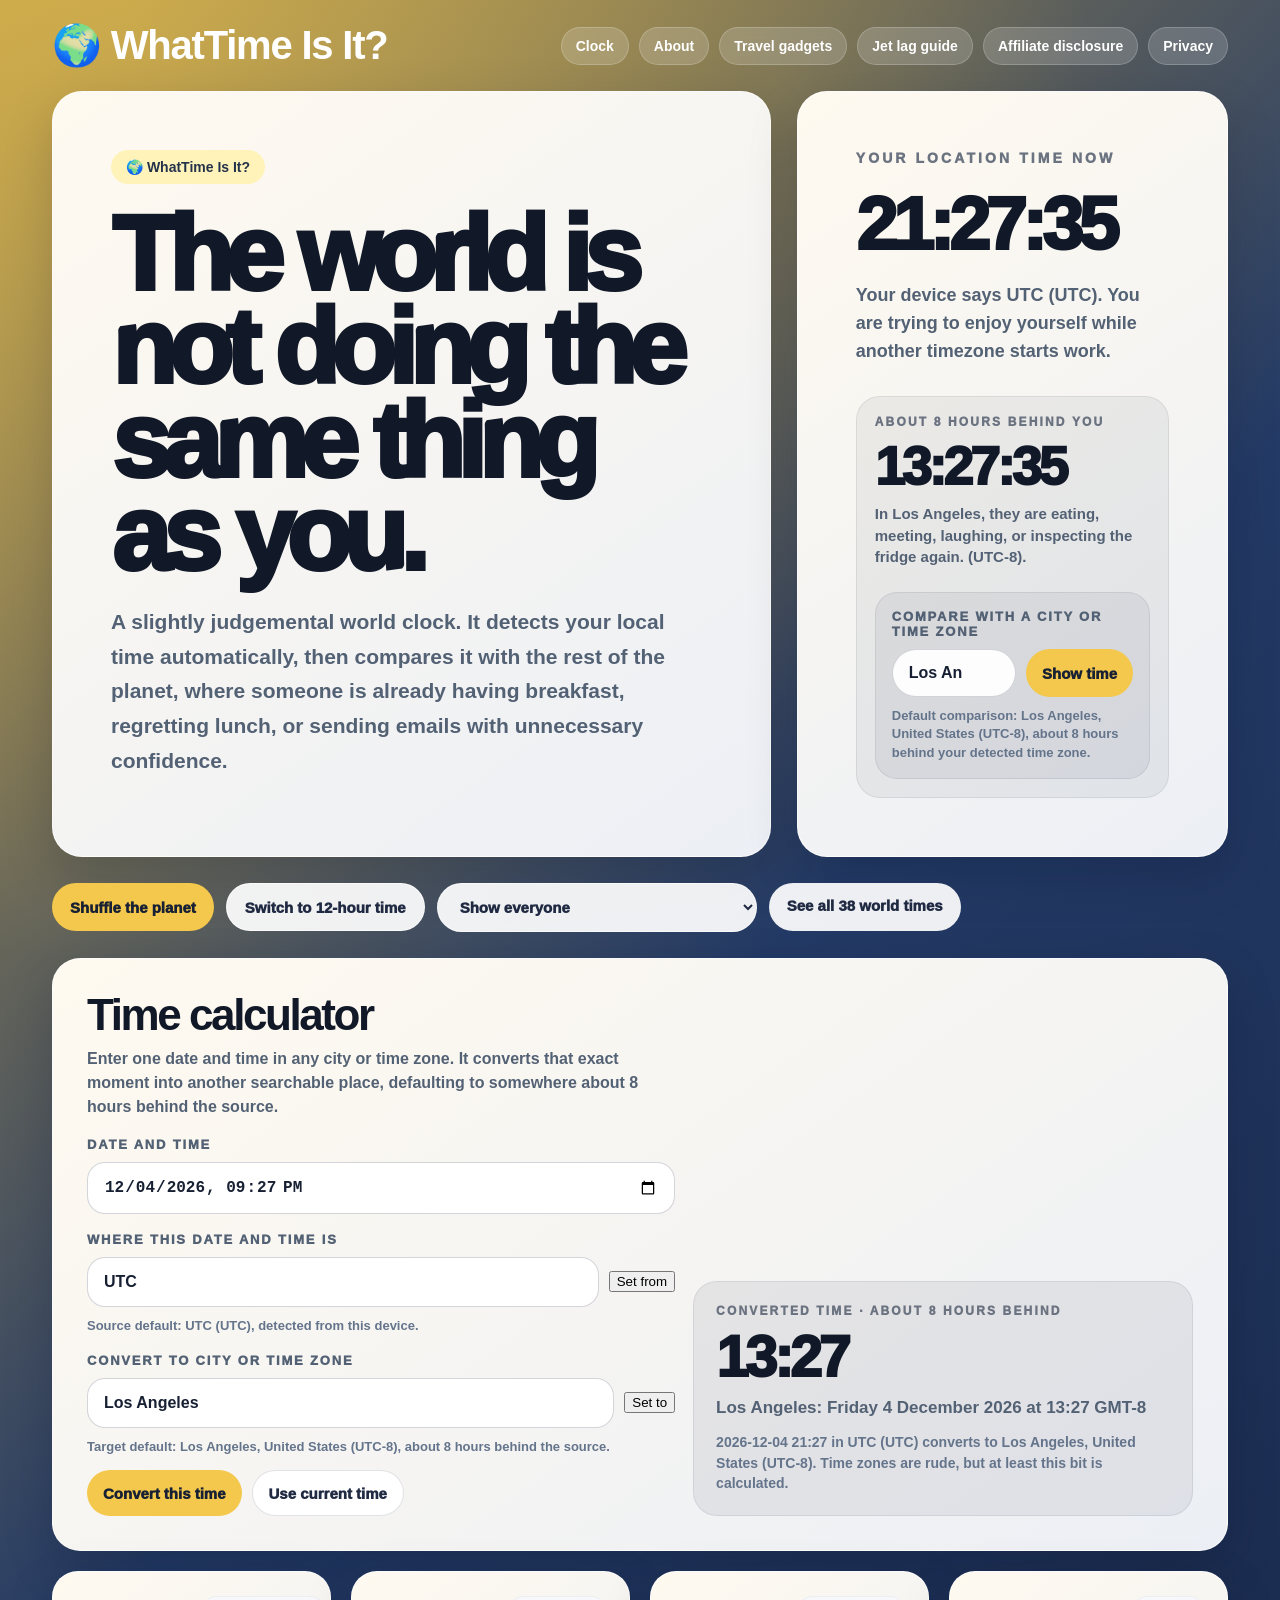
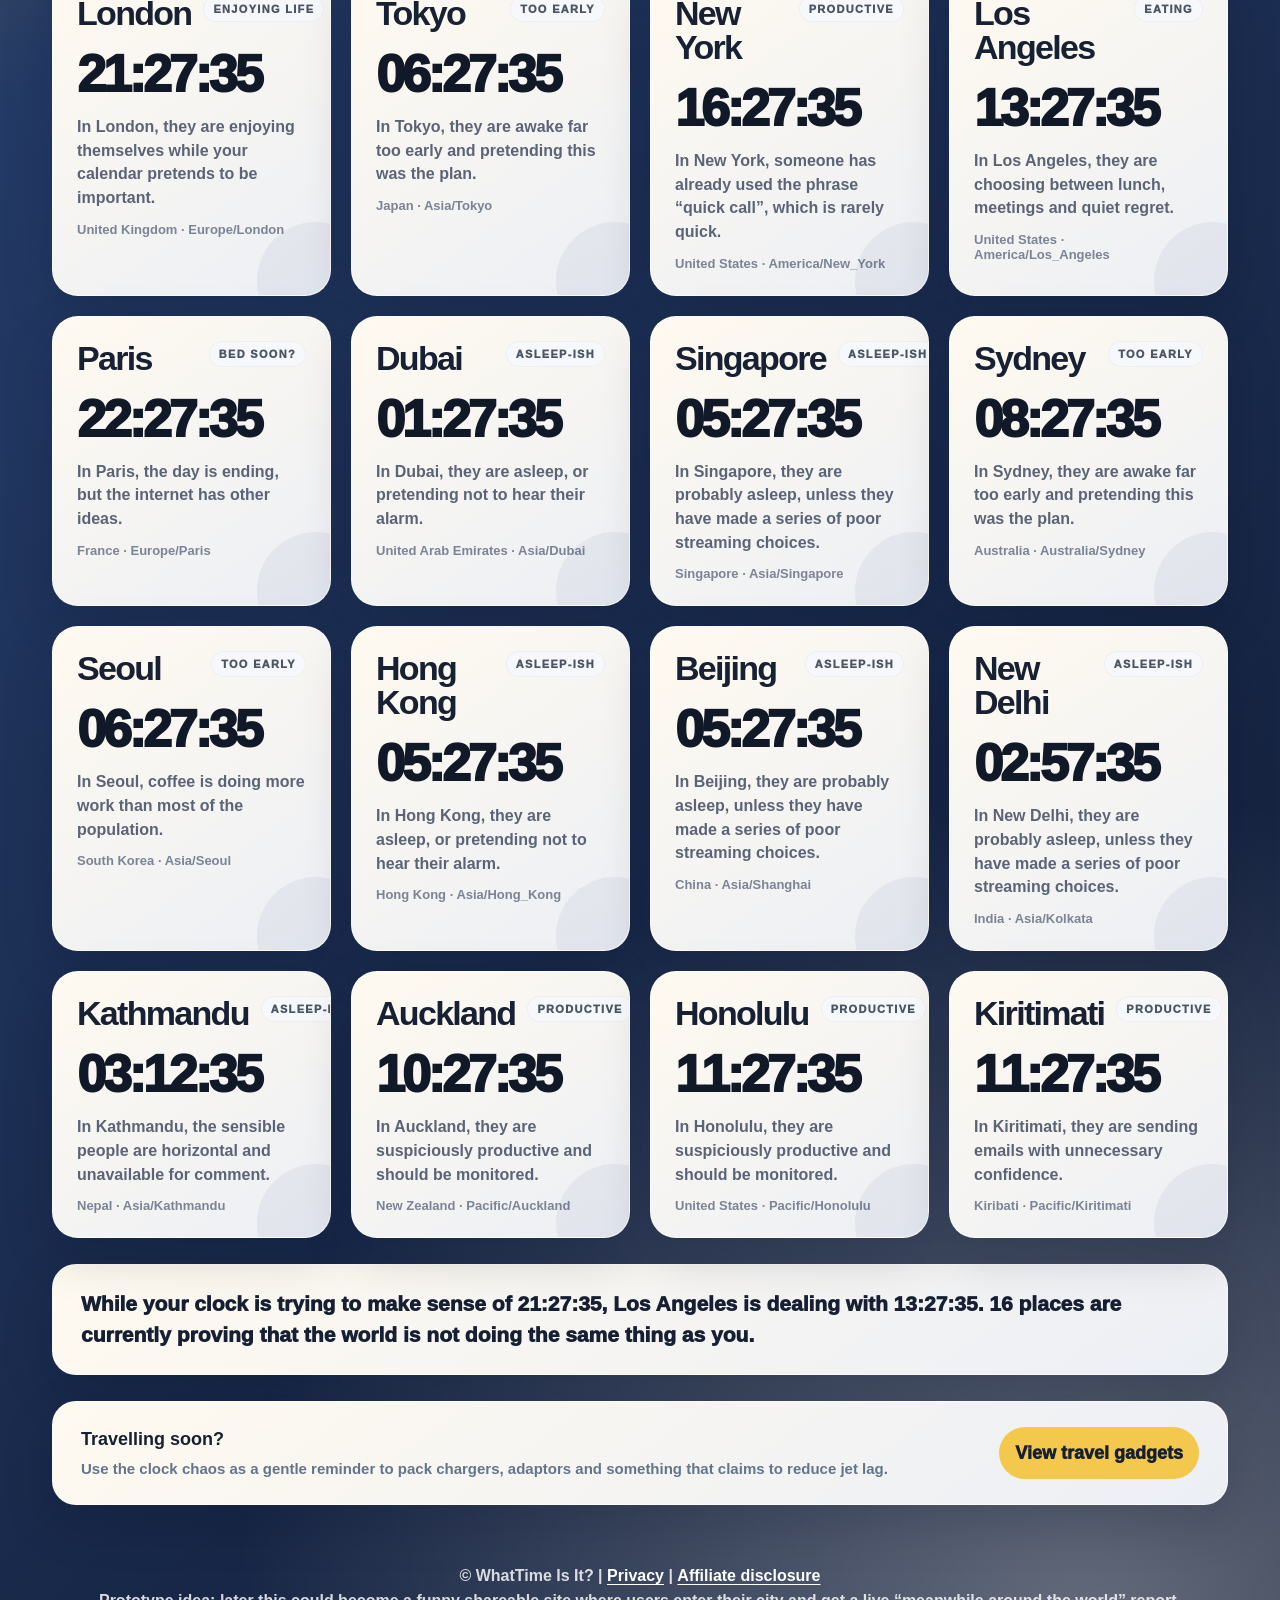
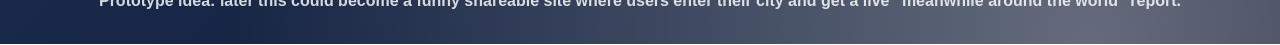
<file: index.html>
<!DOCTYPE html>
<html lang="en">
<head>
  <meta charset="UTF-8" />
  <meta name="viewport" content="width=device-width, initial-scale=1.0" />
  <title>WhatTime Is It?</title>
  <meta name="description" content="A slightly judgemental world clock with live times, travel humour, and international chaos." />
  <style>
    :root{
      --navy:#111b33;
      --navy2:#223a67;
      --cream:#f4f1ea;
      --cream2:#fffaf0;
      --yellow:#f4c84d;
      --muted:#596174;
      --ink:#0f172a;
      --white:#ffffff;
    }
    *{box-sizing:border-box}
    body{
      margin:0;
      font-family:Arial, Helvetica, sans-serif;
      background:
        radial-gradient(circle at 10% 0%, rgba(244,200,77,.45), transparent 28%),
        radial-gradient(circle at 85% 100%, rgba(255,255,255,.35), transparent 25%),
        linear-gradient(135deg,#b79a4a 0%,#233a66 38%,#101a32 100%);
      color:var(--ink);
      min-height:100vh;
    }
    a{color:inherit}
    .page{
      max-width:1220px;
      margin:0 auto;
      padding:22px;
    }
    .topnav{
      display:flex;
      justify-content:space-between;
      align-items:center;
      gap:14px;
      flex-wrap:wrap;
      margin-bottom:22px;
    }
    .brand{
      color:var(--white);
      text-decoration:none;
      font-weight:900;
      letter-spacing:-.03em;
      font-size:clamp(24px,4vw,40px);
    }
    .navlinks{
      display:flex;
      gap:10px;
      flex-wrap:wrap;
      align-items:center;
    }
    .navlinks a{
      color:var(--white);
      text-decoration:none;
      font-weight:800;
      font-size:14px;
      padding:10px 14px;
      border-radius:999px;
      background:rgba(255,255,255,.17);
      border:1px solid rgba(255,255,255,.2);
      backdrop-filter:blur(8px);
    }
    .hero-grid{
      display:grid;
      grid-template-columns:minmax(0,1.25fr) minmax(300px,.75fr);
      gap:26px;
      align-items:stretch;
    }
    .hero-card,.time-panel,.city-card,.statement,.shop-card,.calculator-card{
      background:linear-gradient(145deg,var(--cream2),#eceff5);
      border:1px solid rgba(255,255,255,.65);
      box-shadow:0 18px 50px rgba(4,10,25,.18);
    }
    .hero-card,.time-panel{
      border-radius:30px;
      padding:clamp(28px,5vw,58px);
      min-height:300px;
    }
    .time-panel{overflow:hidden;}
    .time-stack{
      display:grid;
      gap:22px;
    }
    .compare-box{
      margin-top:8px;
      padding:18px;
      border-radius:24px;
      background:rgba(17,27,51,.055);
      border:1px solid rgba(17,27,51,.08);
    }
    .compare-label{
      color:#6b7280;
      font-size:12px;
      letter-spacing:.18em;
      text-transform:uppercase;
      font-weight:950;
      margin-bottom:10px;
    }
    .compare-clock{
      font-size:clamp(34px,4.3vw,54px);
      line-height:1;
      letter-spacing:-.06em;
      font-weight:950;
      margin:0 0 10px;
      color:#111827;
      white-space:nowrap;
      max-width:100%;
      overflow:hidden;
      font-variant-numeric:tabular-nums;
    }
    .compare-caption{
      font-size:15px;
      line-height:1.45;
      color:#536174;
      margin:0;
      font-weight:750;
    }
    .eyebrow{
      display:inline-flex;
      align-items:center;
      gap:8px;
      padding:9px 15px;
      border-radius:999px;
      background:#fff3ba;
      color:#24324a;
      font-weight:900;
      font-size:14px;
      margin-bottom:24px;
    }
    h1{
      margin:0 0 24px;
      max-width:760px;
      font-size:clamp(52px,8.7vw,106px);
      line-height:.88;
      letter-spacing:-.075em;
      font-weight:950;
      color:#111827;
    }
    .intro{
      max-width:650px;
      color:#536174;
      font-size:clamp(17px,2vw,21px);
      line-height:1.65;
      margin:0;
      font-weight:650;
    }
    .panel-label{
      color:#6b7280;
      font-size:14px;
      letter-spacing:.22em;
      text-transform:uppercase;
      font-weight:950;
      margin-bottom:22px;
    }
    .main-clock{
      /* Keep the big London clock inside its card on desktop and mobile */
      font-size:clamp(44px,5.8vw,76px);
      line-height:1;
      letter-spacing:-.065em;
      font-weight:950;
      margin:0 0 20px;
      color:#111827;
      white-space:nowrap;
      max-width:100%;
      overflow:hidden;
      font-variant-numeric:tabular-nums;
    }
    .main-caption{
      font-size:18px;
      line-height:1.55;
      color:#536174;
      margin:0;
      font-weight:650;
    }
    .main-search{
      margin-top:24px;
      padding:16px;
      border-radius:22px;
      background:rgba(17,27,51,.06);
      border:1px solid rgba(17,27,51,.08);
    }
    .main-search label{
      display:block;
      color:#536174;
      font-size:13px;
      letter-spacing:.14em;
      text-transform:uppercase;
      font-weight:950;
      margin-bottom:10px;
    }
    .search-row{
      display:grid;
      grid-template-columns:1fr auto;
      gap:10px;
      align-items:center;
    }
    .main-search input{
      width:100%;
      min-width:0;
      border:1px solid rgba(17,27,51,.18);
      border-radius:999px;
      padding:14px 16px;
      font-size:16px;
      font-weight:800;
      color:#172033;
      background:rgba(255,255,255,.94);
      outline:none;
    }
    .main-search input:focus{
      border-color:rgba(244,200,77,.95);
      box-shadow:0 0 0 4px rgba(244,200,77,.22);
    }
    .main-search button{
      border:none;
      border-radius:999px;
      padding:14px 16px;
      min-height:48px;
      font-weight:950;
      font-size:15px;
      background:var(--yellow);
      color:#182033;
      cursor:pointer;
      white-space:nowrap;
    }
    .search-note{
      margin-top:10px;
      color:#64748b;
      font-size:13px;
      line-height:1.4;
      font-weight:800;
    }


    .calculator-card{
      border-radius:28px;
      margin-top:26px;
      padding:clamp(22px,4vw,34px);
    }
    .calculator-grid{
      display:grid;
      grid-template-columns:minmax(0,1fr) minmax(260px,.85fr);
      gap:18px;
      align-items:end;
    }
    .calculator-card h2{
      margin:0 0 10px;
      font-size:clamp(28px,4vw,44px);
      line-height:1;
      letter-spacing:-.055em;
      color:#111827;
    }
    .calculator-card p{
      margin:0;
      color:#536174;
      font-weight:750;
      line-height:1.5;
    }
    .calculator-field{
      margin-top:18px;
    }
    .calculator-field label{
      display:block;
      color:#536174;
      font-size:13px;
      letter-spacing:.14em;
      text-transform:uppercase;
      font-weight:950;
      margin-bottom:10px;
    }
    .calculator-field input{
      width:100%;
      min-width:0;
      border:1px solid rgba(17,27,51,.18);
      border-radius:18px;
      padding:15px 16px;
      font-size:16px;
      font-weight:850;
      color:#172033;
      background:rgba(255,255,255,.95);
      outline:none;
    }
    .calculator-field input:focus{
      border-color:rgba(244,200,77,.95);
      box-shadow:0 0 0 4px rgba(244,200,77,.22);
    }
    .calculator-actions{
      display:flex;
      gap:10px;
      flex-wrap:wrap;
      margin-top:14px;
    }
    .calculator-actions button{
      border:none;
      border-radius:999px;
      padding:13px 16px;
      min-height:46px;
      font-weight:950;
      font-size:15px;
      cursor:pointer;
    }
    .calculator-actions button:first-child{background:var(--yellow);color:#182033;}
    .calculator-actions button:last-child{background:#fff;color:#202b43;border:1px solid rgba(17,27,51,.12);}
    .calculator-result{
      border-radius:24px;
      background:rgba(17,27,51,.065);
      border:1px solid rgba(17,27,51,.08);
      padding:22px;
      min-height:180px;
    }
    .calculator-result .mini-label{
      color:#6b7280;
      font-size:12px;
      letter-spacing:.18em;
      text-transform:uppercase;
      font-weight:950;
      margin-bottom:10px;
    }
    .calculator-result .result-time{
      font-size:clamp(32px,4.8vw,58px);
      line-height:1;
      letter-spacing:-.06em;
      font-weight:950;
      color:#111827;
      white-space:nowrap;
      overflow:hidden;
      text-overflow:ellipsis;
      font-variant-numeric:tabular-nums;
      margin-bottom:10px;
    }
    .calculator-result .result-date{
      color:#536174;
      font-size:17px;
      line-height:1.4;
      font-weight:850;
      margin-bottom:12px;
    }
    .calculator-result .result-note{
      color:#64748b;
      font-size:14px;
      line-height:1.45;
      font-weight:800;
      margin:0;
    }

    .controls{
      display:flex;
      gap:12px;
      flex-wrap:wrap;
      align-items:center;
      margin:26px 0 22px;
    }
    .controls button,.controls select,.controls a{
      border:none;
      border-radius:999px;
      padding:14px 18px;
      font-weight:950;
      font-size:15px;
      cursor:pointer;
      min-height:48px;
      text-decoration:none;
    }
    .controls button:first-child,.yellow-btn{
      background:var(--yellow);
      color:#182033;
    }
    .controls button:not(:first-child),.controls select,.plain-btn{
      background:rgba(255,255,255,.92);
      color:#202b43;
      border:1px solid rgba(255,255,255,.65);
    }
    .city-grid{
      display:grid;
      grid-template-columns:repeat(auto-fit,minmax(230px,1fr));
      gap:20px;
      margin-top:20px;
    }
    .city-card{
      border-radius:26px;
      padding:24px;
      position:relative;
      overflow:hidden;
      min-height:210px;
    }
    .city-card::after{
      content:"";
      position:absolute;
      width:118px;
      height:118px;
      border-radius:50%;
      right:-45px;
      bottom:-45px;
      background:rgba(34,58,103,.06);
    }
    .city-top{
      display:flex;
      justify-content:space-between;
      align-items:flex-start;
      gap:12px;
      margin-bottom:18px;
    }
    .city-card h2{
      font-size:clamp(24px,4vw,34px);
      margin:0;
      letter-spacing:-.05em;
      line-height:1;
      color:#182033;
    }
    .badge{
      display:inline-flex;
      align-items:center;
      justify-content:center;
      border-radius:999px;
      padding:7px 10px;
      background:#f7f8fb;
      color:#4b5563;
      font-size:11px;
      letter-spacing:.12em;
      text-transform:uppercase;
      font-weight:950;
      white-space:nowrap;
      box-shadow:inset 0 0 0 1px rgba(15,23,42,.04);
    }
    .city-time{
      font-size:clamp(36px,5.2vw,52px);
      font-weight:950;
      letter-spacing:-.06em;
      line-height:1;
      margin-bottom:15px;
      color:#111827;
      white-space:nowrap;
      max-width:100%;
      overflow:hidden;
      font-variant-numeric:tabular-nums;
    }
    .city-caption{
      color:#5b6476;
      line-height:1.48;
      font-weight:700;
      margin:0;
      position:relative;
      z-index:1;
    }
    .city-meta{
      margin-top:12px;
      color:#7b8495;
      font-size:13px;
      font-weight:800;
    }
    .statement,.shop-card{
      border-radius:24px;
      margin-top:26px;
      padding:24px 28px;
      font-size:21px;
      line-height:1.45;
      font-weight:950;
      color:#172033;
    }
    .shop-card{
      display:grid;
      grid-template-columns:1fr auto;
      gap:16px;
      align-items:center;
      font-size:18px;
    }
    .shop-card p{margin:6px 0 0;color:#64748b;font-size:15px;font-weight:700}
    .shop-card a{
      display:inline-block;
      text-decoration:none;
      background:var(--yellow);
      padding:13px 16px;
      border-radius:999px;
      font-weight:950;
      white-space:nowrap;
    }
    footer{
      margin-top:34px;
      padding:24px 0 8px;
      color:rgba(255,255,255,.82);
      text-align:center;
      font-weight:650;
      line-height:1.6;
    }
    footer a{color:#fff;font-weight:900;text-decoration:underline;text-underline-offset:3px}
    .hidden{display:none!important}
    @media(max-width:900px){
      .hero-grid{grid-template-columns:1fr}
      .hero-card,.time-panel{padding:30px;border-radius:26px}
      .navlinks a{font-size:13px;padding:9px 12px}
      .shop-card{grid-template-columns:1fr}
      .shop-card a{text-align:center}
    }
    @media(max-width:560px){
      .page{padding:14px}
      .topnav{align-items:flex-start}
      .navlinks{width:100%;overflow-x:auto;flex-wrap:nowrap;padding-bottom:4px}
      .navlinks a{white-space:nowrap}
      .controls{display:grid;grid-template-columns:1fr 1fr;gap:10px}
      .controls select,.controls a{grid-column:1/-1;width:100%}
      .city-grid{grid-template-columns:1fr;gap:14px}
      .city-card{min-height:0;padding:20px;border-radius:22px}
      .main-clock{font-size:clamp(48px,17vw,64px)}
      .compare-clock{font-size:clamp(34px,12vw,46px)}
      .search-row{grid-template-columns:1fr}
      .main-search button{width:100%}
      .calculator-grid{grid-template-columns:1fr}
      .calculator-result .result-time{font-size:clamp(34px,13vw,48px)}
      .city-time{font-size:clamp(38px,13vw,46px)}
    }
  </style>
</head>
<body>
  <main class="page">
    <nav class="topnav">
      <a class="brand" href="index.html">🌍 WhatTime Is It?</a>
      <div class="navlinks" aria-label="Main navigation">
        <a href="index.html">Clock</a>
        <a href="about.html">About</a>
        <a href="travel-gadgets.html">Travel gadgets</a>
        <a href="jet-lag.html">Jet lag guide</a>
        <a href="affiliate-disclosure.html">Affiliate disclosure</a>
        <a href="privacy.html">Privacy</a>
      </div>
    </nav>

    <section class="hero-grid">
      <div class="hero-card">
        <div class="eyebrow">🌍 WhatTime Is It?</div>
        <h1>The world is not doing the same thing as you.</h1>
        <p class="intro">A slightly judgemental world clock. It detects your local time automatically, then compares it with the rest of the planet, where someone is already having breakfast, regretting lunch, or sending emails with unnecessary confidence.</p>
      </div>
      <div class="time-panel">
        <div class="time-stack">
          <section class="local-time-box" aria-label="Your detected local time">
            <div id="local-label" class="panel-label">Your time now</div>
            <div id="local-clock" class="main-clock">--:--:--</div>
            <p id="local-caption" class="main-caption">Detecting your time zone and judging it gently.</p>
          </section>

          <section class="compare-box" aria-label="Searchable comparison time">
            <div id="compare-label" class="compare-label">8 hours behind you</div>
            <div id="compare-clock" class="compare-clock">--:--:--</div>
            <p id="compare-caption" class="compare-caption">A comparison clock will appear here, probably looking smug.</p>
            <div class="main-search">
              <label for="mainSearch">Compare with a city or time zone</label>
              <div class="search-row">
                <input id="mainSearch" list="mainZoneOptions" type="search" placeholder="Search Tokyo, Kathmandu or UTC+5:45" autocomplete="off" />
                <button id="mainSearchBtn" type="button">Show time</button>
              </div>
              <datalist id="mainZoneOptions"></datalist>
              <div id="mainSearchNote" class="search-note">Defaulting to somewhere about 8 hours behind you. Try Los Angeles, Tokyo, UTC−5 or Nepal.</div>
            </div>
          </section>
        </div>
      </div>
    </section>

    <div class="controls">
      <button id="shuffleBtn" type="button">Shuffle the planet</button>
      <button id="formatBtn" type="button">Switch to 12-hour time</button>
      <select id="filterSelect" aria-label="Filter clocks">
        <option value="all">Show everyone</option>
        <option value="sleepy">Only sleepy people</option>
        <option value="productive">Only suspiciously productive people</option>
        <option value="eating">Only people eating</option>
        <option value="fun">Only people enjoying themselves</option>
      </select>
      <a class="plain-btn" href="all-world-time-zones.html">See all 38 world times</a>
    </div>


    <section class="calculator-card" aria-label="Time zone calculator">
      <div class="calculator-grid">
        <div>
          <h2>Time calculator</h2>
          <p>Enter one date and time in any city or time zone. It converts that exact moment into another searchable place, defaulting to somewhere about 8 hours behind the source.</p>

          <div class="calculator-field">
            <label for="calcDateTime">Date and time</label>
            <input id="calcDateTime" type="datetime-local" />
          </div>

          <div class="calculator-field">
            <label for="calcSourceSearch">Where this date and time is</label>
            <div class="search-row">
              <input id="calcSourceSearch" list="mainZoneOptions" type="search" placeholder="Default: your detected time zone. Try London, Tokyo or UTC+5:45" autocomplete="off" />
              <button id="calcSourceSearchBtn" type="button">Set from</button>
            </div>
            <div id="calcSourceNote" class="search-note">The source defaults to your detected device time zone.</div>
          </div>

          <div class="calculator-field">
            <label for="calcSearch">Convert to city or time zone</label>
            <div class="search-row">
              <input id="calcSearch" list="mainZoneOptions" type="search" placeholder="Default: about 8 hours behind the source. Try Los Angeles or UTC−8" autocomplete="off" />
              <button id="calcSearchBtn" type="button">Set to</button>
            </div>
            <div id="calcNote" class="search-note">The target defaults to a time zone about 8 hours behind the source time zone.</div>
          </div>

          <div class="calculator-actions">
            <button id="calcConvertBtn" type="button">Convert this time</button>
            <button id="calcNowBtn" type="button">Use current time</button>
          </div>
        </div>

        <div class="calculator-result" aria-live="polite">
          <div id="calcResultLabel" class="mini-label">Converted time</div>
          <div id="calcResultTime" class="result-time">--:--</div>
          <div id="calcResultDate" class="result-date">Choose a time to convert.</div>
          <p id="calcResultNote" class="result-note">Choose the place where the date/time starts, then choose where it should be converted to.</p>
        </div>
      </div>
    </section>

    <section id="cityGrid" class="city-grid" aria-live="polite"></section>

    <section class="statement" id="statement">
      While London is still looking for the right tab, the rest of the planet has already moved on.
    </section>

    <section class="shop-card">
      <div>
        <strong>Travelling soon?</strong>
        <p>Use the clock chaos as a gentle reminder to pack chargers, adaptors and something that claims to reduce jet lag.</p>
      </div>
      <a href="travel-gadgets.html">View travel gadgets</a>
    </section>

    <footer>
      © WhatTime Is It? |
      <a href="privacy.html">Privacy</a> |
      <a href="affiliate-disclosure.html">Affiliate disclosure</a><br />
      Prototype idea: later this could become a funny shareable site where users enter their city and get a live “meanwhile around the world” report.
    </footer>
  </main>

  <script>
    const cities = [
      { name:'London', country:'United Kingdom', zone:'Europe/London' },
      { name:'Tokyo', country:'Japan', zone:'Asia/Tokyo' },
      { name:'New York', country:'United States', zone:'America/New_York' },
      { name:'Los Angeles', country:'United States', zone:'America/Los_Angeles' },
      { name:'Paris', country:'France', zone:'Europe/Paris' },
      { name:'Dubai', country:'United Arab Emirates', zone:'Asia/Dubai' },
      { name:'Singapore', country:'Singapore', zone:'Asia/Singapore' },
      { name:'Sydney', country:'Australia', zone:'Australia/Sydney' },
      { name:'Seoul', country:'South Korea', zone:'Asia/Seoul' },
      { name:'Hong Kong', country:'Hong Kong', zone:'Asia/Hong_Kong' },
      { name:'Beijing', country:'China', zone:'Asia/Shanghai' },
      { name:'New Delhi', country:'India', zone:'Asia/Kolkata' },
      { name:'Kathmandu', country:'Nepal', zone:'Asia/Kathmandu' },
      { name:'Auckland', country:'New Zealand', zone:'Pacific/Auckland' },
      { name:'Honolulu', country:'United States', zone:'Pacific/Honolulu' },
      { name:'Kiritimati', country:'Kiribati', zone:'Pacific/Kiritimati' }
    ];



    const extraMainPlaces = [
      { name:'Baker Island', country:'US Minor Outlying Islands', zone:'Etc/GMT+12' },
      { name:'Pago Pago', country:'American Samoa', zone:'Pacific/Pago_Pago' },
      { name:'Taiohae', country:'Marquesas Islands', zone:'Pacific/Marquesas' },
      { name:'Gambier Islands', country:'French Polynesia', zone:'Pacific/Gambier' },
      { name:'Adak', country:'Alaska, United States', zone:'America/Adak' },
      { name:'Anchorage', country:'Alaska, United States', zone:'America/Anchorage' },
      { name:'Phoenix', country:'United States', zone:'America/Phoenix' },
      { name:'Denver', country:'United States', zone:'America/Denver' },
      { name:'Guatemala City', country:'Guatemala', zone:'America/Guatemala' },
      { name:'Chicago', country:'United States', zone:'America/Chicago' },
      { name:'Bogotá', country:'Colombia', zone:'America/Bogota' },
      { name:'Bridgetown', country:'Barbados', zone:'America/Barbados' },
      { name:'Halifax', country:'Canada', zone:'America/Halifax' },
      { name:'St. John’s', country:'Canada', zone:'America/St_Johns' },
      { name:'Buenos Aires', country:'Argentina', zone:'America/Argentina/Buenos_Aires' },
      { name:'Fernando de Noronha', country:'Brazil', zone:'America/Noronha' },
      { name:'King Edward Point', country:'South Georgia', zone:'Atlantic/South_Georgia' },
      { name:'Praia', country:'Cabo Verde', zone:'Atlantic/Cape_Verde' },
      { name:'Ponta Delgada', country:'Azores', zone:'Atlantic/Azores' },
      { name:'Accra', country:'Ghana', zone:'Africa/Accra' },
      { name:'Brussels', country:'Belgium', zone:'Europe/Brussels' },
      { name:'Athens', country:'Greece', zone:'Europe/Athens' },
      { name:'Cairo', country:'Egypt', zone:'Africa/Cairo' },
      { name:'Tehran', country:'Iran', zone:'Asia/Tehran' },
      { name:'Kabul', country:'Afghanistan', zone:'Asia/Kabul' },
      { name:'Tashkent', country:'Uzbekistan', zone:'Asia/Tashkent' },
      { name:'Dhaka', country:'Bangladesh', zone:'Asia/Dhaka' },
      { name:'Yangon', country:'Myanmar', zone:'Asia/Yangon' },
      { name:'Jakarta', country:'Indonesia', zone:'Asia/Jakarta' },
      { name:'Eucla', country:'Australia', zone:'Australia/Eucla' },
      { name:'Darwin', country:'Australia', zone:'Australia/Darwin' },
      { name:'Adelaide', country:'Australia', zone:'Australia/Adelaide' },
      { name:'Brisbane', country:'Australia', zone:'Australia/Brisbane' },
      { name:'Lord Howe Island', country:'Australia', zone:'Australia/Lord_Howe' },
      { name:'Honiara', country:'Solomon Islands', zone:'Pacific/Guadalcanal' },
      { name:'Norfolk Island', country:'Australia', zone:'Pacific/Norfolk' },
      { name:'Anadyr', country:'Russia', zone:'Asia/Anadyr' },
      { name:'Chatham Islands', country:'New Zealand', zone:'Pacific/Chatham' },
      { name:'Nuku’alofa', country:'Tonga', zone:'Pacific/Tongatapu' }
    ];

    const mainSearchPlaces = [...new Map([...cities, ...extraMainPlaces].map(place => [place.zone, place])).values()];
    const localZone = Intl.DateTimeFormat().resolvedOptions().timeZone || 'Europe/London';
    const localPlace = mainSearchPlaces.find(place => place.zone === localZone) || {
      name:'Your location',
      country:'Detected from this device',
      zone:localZone
    };
    let comparePlace = null;
    let compareIsDefaultBehind = true;
    let calcSourcePlace = null;
    let calcSourceIsDeviceDefault = true;
    let calcTargetPlace = null;
    let calcTargetIsDefaultBehind = true;

    function escapeHtml(value){
      return String(value).replace(/[&<>"]/g, ch => ({'&':'&amp;','<':'&lt;','>':'&gt;','"':'&quot;'}[ch]));
    }

    function normalizeSearch(value){
      return String(value || '')
        .toLowerCase()
        .replace(/−/g, '-')
        .replace(/\s+/g, ' ')
        .trim();
    }

    function getOffsetMinutes(date, timeZone){
      const safeDate = new Date(Math.floor(date.getTime() / 1000) * 1000);
      const parts = new Intl.DateTimeFormat('en-GB', {
        timeZone,
        year:'numeric', month:'2-digit', day:'2-digit',
        hour:'2-digit', minute:'2-digit', second:'2-digit',
        hourCycle:'h23'
      }).formatToParts(safeDate);
      const get = type => Number(parts.find(part => part.type === type)?.value || 0);
      const asUtc = Date.UTC(get('year'), get('month') - 1, get('day'), get('hour'), get('minute'), get('second'));
      return Math.round((asUtc - safeDate.getTime()) / 60000);
    }

    function offsetLabel(minutes){
      if(minutes === 0) return 'UTC';
      const sign = minutes >= 0 ? '+' : '-';
      const abs = Math.abs(minutes);
      const hours = Math.floor(abs / 60);
      const mins = abs % 60;
      return `UTC${sign}${hours}${mins ? ':' + String(mins).padStart(2, '0') : ''}`;
    }

    function placeLabel(place, now = new Date()){
      let offset = '';
      try { offset = offsetLabel(getOffsetMinutes(now, place.zone)); }
      catch(error) { offset = 'UTC'; }
      return `${place.name} — ${offset} — ${place.zone}`;
    }

    function searchTextForPlace(place, now = new Date()){
      let offset = '';
      try { offset = offsetLabel(getOffsetMinutes(now, place.zone)); }
      catch(error) { offset = ''; }
      return normalizeSearch(`${place.name} ${place.country} ${place.zone} ${offset} ${offset.replace(':','')} ${offset.replace('UTC','UTC ')}`);
    }

    function populateMainSearch(){
      const list = document.getElementById('mainZoneOptions');
      if(!list) return;
      const now = new Date();
      list.innerHTML = mainSearchPlaces
        .slice()
        .sort((a, b) => a.name.localeCompare(b.name))
        .map(place => `<option value="${escapeHtml(placeLabel(place, now))}">${escapeHtml(place.country)}</option>`)
        .join('');
    }

    function circularOffsetDifference(a, b){
      const diff = Math.abs(a - b);
      return Math.min(diff, 1440 - diff);
    }

    function normaliseOffsetRange(minutes){
      let value = minutes;
      while(value < -720) value += 1440;
      while(value > 840) value -= 1440;
      return value;
    }

    function pickDefaultComparePlace(now = new Date(), baseZone = localZone){
      let baseOffset = 0;
      try { baseOffset = getOffsetMinutes(now, baseZone); }
      catch(error) { baseOffset = getOffsetMinutes(now, 'Europe/London'); }
      const targetOffset = normaliseOffsetRange(baseOffset - 480);

      let best = null;
      let bestDiff = Infinity;
      for(const place of mainSearchPlaces){
        if(place.zone === baseZone) continue;
        let offset;
        try { offset = getOffsetMinutes(now, place.zone); }
        catch(error) { continue; }
        const diff = circularOffsetDifference(offset, targetOffset);
        if(diff < bestDiff){
          best = place;
          bestDiff = diff;
        }
      }
      return best || mainSearchPlaces.find(place => place.zone === 'America/Los_Angeles') || cities[0];
    }

    function chooseComparePlace(rawValue){
      const query = normalizeSearch(rawValue);
      if(!query) return false;
      const now = new Date();
      const exact = mainSearchPlaces.find(place => normalizeSearch(placeLabel(place, now)) === query);
      const exactName = mainSearchPlaces.find(place => normalizeSearch(place.name) === query || normalizeSearch(place.zone) === query);
      const partial = mainSearchPlaces.find(place => searchTextForPlace(place, now).includes(query));
      const match = exact || exactName || partial;
      if(!match) {
        document.getElementById('mainSearchNote').textContent = 'No match yet. Try a city name, IANA zone like Asia/Tokyo, or UTC offset like UTC+5:45.';
        return false;
      }
      comparePlace = match;
      compareIsDefaultBehind = false;
      const offset = offsetLabel(getOffsetMinutes(now, match.zone));
      document.getElementById('mainSearch').value = match.name;
      document.getElementById('mainSearchNote').textContent = `Comparing with ${match.name}, ${match.country} (${offset}).`;
      updateClocks();
      return true;
    }


    function findPlaceByQuery(rawValue){
      const query = normalizeSearch(rawValue);
      if(!query) return null;
      const now = new Date();
      const exact = mainSearchPlaces.find(place => normalizeSearch(placeLabel(place, now)) === query);
      const exactName = mainSearchPlaces.find(place => normalizeSearch(place.name) === query || normalizeSearch(place.zone) === query);
      const partial = mainSearchPlaces.find(place => searchTextForPlace(place, now).includes(query));
      return exact || exactName || partial || null;
    }

    function pad2(value){
      return String(value).padStart(2, '0');
    }

    function toDatetimeLocalValue(date){
      return `${date.getFullYear()}-${pad2(date.getMonth() + 1)}-${pad2(date.getDate())}T${pad2(date.getHours())}:${pad2(date.getMinutes())}`;
    }

    function toDatetimeLocalValueInZone(date, timeZone){
      const parts = new Intl.DateTimeFormat('en-GB', {
        timeZone,
        year:'numeric', month:'2-digit', day:'2-digit',
        hour:'2-digit', minute:'2-digit',
        hourCycle:'h23'
      }).formatToParts(date);
      const get = type => parts.find(part => part.type === type)?.value || '00';
      return `${get('year')}-${get('month')}-${get('day')}T${get('hour')}:${get('minute')}`;
    }

    function parseDatetimeLocalParts(value){
      if(!value) return null;
      const [datePart, timePart = '00:00'] = value.split('T');
      const [year, month, day] = datePart.split('-').map(Number);
      const [hour = 0, minute = 0] = timePart.split(':').map(Number);
      if(!year || !month || !day || Number.isNaN(hour) || Number.isNaN(minute)) return null;
      return { year, month, day, hour, minute };
    }

    function parseDatetimeLocal(value){
      const parts = parseDatetimeLocalParts(value);
      if(!parts) return null;
      return new Date(parts.year, parts.month - 1, parts.day, parts.hour, parts.minute, 0, 0);
    }

    function wallTimeToInstant(value, timeZone){
      const parts = parseDatetimeLocalParts(value);
      if(!parts) return null;
      const wallAsUtc = Date.UTC(parts.year, parts.month - 1, parts.day, parts.hour, parts.minute, 0, 0);
      let guess = wallAsUtc;
      for(let i = 0; i < 4; i++){
        const offset = getOffsetMinutes(new Date(guess), timeZone);
        const nextGuess = wallAsUtc - offset * 60000;
        if(Math.abs(nextGuess - guess) < 1000) {
          guess = nextGuess;
          break;
        }
        guess = nextGuess;
      }
      return new Date(guess);
    }

    function formatConvertedTime(date, timeZone){
      return new Intl.DateTimeFormat('en-GB', {
        timeZone,
        hour:'2-digit',
        minute:'2-digit',
        hour12:use12Hour
      }).format(date);
    }

    function formatConvertedDate(date, timeZone){
      return new Intl.DateTimeFormat('en-GB', {
        timeZone,
        weekday:'long',
        day:'numeric',
        month:'long',
        year:'numeric',
        hour:'2-digit',
        minute:'2-digit',
        timeZoneName:'short',
        hour12:use12Hour
      }).format(date);
    }

    function ensureCalculatorSource(now = new Date()){
      if(!calcSourcePlace){
        calcSourcePlace = localPlace;
        calcSourceIsDeviceDefault = true;
        const sourceInput = document.getElementById('calcSourceSearch');
        const sourceNote = document.getElementById('calcSourceNote');
        const label = calcSourcePlace.name === 'Your location' ? calcSourcePlace.zone : calcSourcePlace.name;
        if(sourceInput && !sourceInput.value) sourceInput.value = label;
        if(sourceNote) {
          const offset = offsetLabel(getOffsetMinutes(now, calcSourcePlace.zone));
          sourceNote.textContent = `Source default: ${label} (${offset}), detected from this device.`;
        }
      }
      return calcSourcePlace;
    }

    function setCalculatorToNow(){
      const input = document.getElementById('calcDateTime');
      if(!input) return;
      const source = ensureCalculatorSource(new Date());
      const now = new Date();
      now.setSeconds(0, 0);
      input.value = toDatetimeLocalValueInZone(now, source.zone);
    }

    function ensureCalculatorTarget(now = new Date()){
      const source = ensureCalculatorSource(now);
      if(!calcTargetPlace){
        calcTargetPlace = pickDefaultComparePlace(now, source.zone);
        calcTargetIsDefaultBehind = true;
        const calcSearch = document.getElementById('calcSearch');
        const calcNote = document.getElementById('calcNote');
        if(calcSearch && !calcSearch.value) calcSearch.value = calcTargetPlace.name;
        if(calcNote){
          const offset = offsetLabel(getOffsetMinutes(now, calcTargetPlace.zone));
          calcNote.textContent = `Target default: ${calcTargetPlace.name}, ${calcTargetPlace.country} (${offset}), about 8 hours behind the source.`;
        }
      }
      return calcTargetPlace;
    }

    function chooseCalculatorSource(rawValue){
      const match = findPlaceByQuery(rawValue);
      if(!match){
        document.getElementById('calcSourceNote').textContent = 'No match yet. Try a city name, IANA zone like Europe/London, or UTC offset like UTC+1.';
        return false;
      }
      const referenceInstant = wallTimeToInstant(document.getElementById('calcDateTime').value, match.zone) || new Date();
      calcSourcePlace = match;
      calcSourceIsDeviceDefault = false;
      const offset = offsetLabel(getOffsetMinutes(referenceInstant, match.zone));
      document.getElementById('calcSourceSearch').value = match.name;
      document.getElementById('calcSourceNote').textContent = `Calculator source: ${match.name}, ${match.country} (${offset}).`;

      if(calcTargetIsDefaultBehind){
        calcTargetPlace = pickDefaultComparePlace(referenceInstant, calcSourcePlace.zone);
        const targetOffset = offsetLabel(getOffsetMinutes(referenceInstant, calcTargetPlace.zone));
        document.getElementById('calcSearch').value = calcTargetPlace.name;
        document.getElementById('calcNote').textContent = `Target default reset: ${calcTargetPlace.name}, ${calcTargetPlace.country} (${targetOffset}), about 8 hours behind ${match.name}.`;
      }

      updateCalculator();
      return true;
    }

    function chooseCalculatorTarget(rawValue){
      const match = findPlaceByQuery(rawValue);
      if(!match){
        document.getElementById('calcNote').textContent = 'No match yet. Try a city name, IANA zone like America/Los_Angeles, or UTC offset like UTC-8.';
        return false;
      }
      const source = ensureCalculatorSource(new Date());
      const referenceInstant = wallTimeToInstant(document.getElementById('calcDateTime').value, source.zone) || new Date();
      calcTargetPlace = match;
      calcTargetIsDefaultBehind = false;
      const offset = offsetLabel(getOffsetMinutes(referenceInstant, match.zone));
      document.getElementById('calcSearch').value = match.name;
      document.getElementById('calcNote').textContent = `Calculator target: ${match.name}, ${match.country} (${offset}).`;
      updateCalculator();
      return true;
    }

    function updateCalculator(){
      const input = document.getElementById('calcDateTime');
      const resultTime = document.getElementById('calcResultTime');
      const resultDate = document.getElementById('calcResultDate');
      const resultLabel = document.getElementById('calcResultLabel');
      const resultNote = document.getElementById('calcResultNote');
      if(!input || !resultTime || !resultDate || !resultLabel || !resultNote) return;

      const source = ensureCalculatorSource(new Date());
      const instant = wallTimeToInstant(input.value, source.zone);
      const target = ensureCalculatorTarget(instant || new Date());

      if(!instant){
        resultTime.textContent = '--:--';
        resultDate.textContent = 'Enter a date and time first.';
        resultNote.textContent = 'Choose the place where the date/time starts, then choose where it should be converted to.';
        return;
      }

      const sourceLabel = source.name === 'Your location' ? source.zone : source.name;
      const sourceOffset = offsetLabel(getOffsetMinutes(instant, source.zone));
      const targetOffset = offsetLabel(getOffsetMinutes(instant, target.zone));
      resultLabel.textContent = calcTargetIsDefaultBehind ? 'Converted time · about 8 hours behind' : `Converted time · ${target.name}`;
      resultTime.textContent = formatConvertedTime(instant, target.zone);
      resultDate.textContent = `${target.name}: ${formatConvertedDate(instant, target.zone)}`;
      resultNote.textContent = `${input.value.replace('T', ' ')} in ${sourceLabel} (${sourceOffset}) converts to ${target.name}, ${target.country} (${targetOffset}). Time zones are rude, but at least this bit is calculated.`;
    }

    const captions = {
      sleepy: [
        'they are probably asleep, unless they have made a series of poor streaming choices.',
        'the sensible people are horizontal and unavailable for comment.',
        'they are asleep, or pretending not to hear their alarm.'
      ],
      early: [
        'they are awake far too early and pretending this was the plan.',
        'coffee is doing more work than most of the population.',
        'breakfast is happening with unnecessary seriousness.'
      ],
      productive: [
        'they are sending emails with unnecessary confidence.',
        'someone has already used the phrase “quick call”, which is rarely quick.',
        'they are suspiciously productive and should be monitored.'
      ],
      eating: [
        'they are having lunch and acting as if time zones are not emotionally complicated.',
        'food is being taken seriously, which is often the best use of time.',
        'they are choosing between lunch, meetings and quiet regret.'
      ],
      fun: [
        'they are enjoying themselves while your calendar pretends to be important.',
        'someone is definitely outside, which feels unfair.',
        'they are making the evening look easier than it is.'
      ],
      late: [
        'they are claiming they are going to bed soon, which is historically doubtful.',
        'the day is ending, but the internet has other ideas.',
        'they are negotiating bedtime with poor legal advice.'
      ]
    };

    let use12Hour = false;
    let shuffled = false;

    const grid = document.getElementById('cityGrid');
    const formatBtn = document.getElementById('formatBtn');
    const filterSelect = document.getElementById('filterSelect');
    const statement = document.getElementById('statement');

    function getParts(date, timeZone){
      const formatter = new Intl.DateTimeFormat('en-GB', {
        timeZone,
        hour:'2-digit',
        minute:'2-digit',
        second:'2-digit',
        hour12:false
      });
      const parts = formatter.formatToParts(date);
      const get = type => Number(parts.find(p => p.type === type)?.value || 0);
      return { hour:get('hour'), minute:get('minute'), second:get('second') };
    }

    function statusForHour(hour){
      if(hour >= 0 && hour < 6) return 'sleepy';
      if(hour >= 6 && hour < 9) return 'early';
      if(hour >= 9 && hour < 12) return 'productive';
      if(hour >= 12 && hour < 14) return 'eating';
      if(hour >= 14 && hour < 18) return 'productive';
      if(hour >= 18 && hour < 22) return 'fun';
      return 'late';
    }


    function mainCaptionFor(status){
      return {
        sleepy:'probably asleep, unless the fridge has requested a meeting.',
        early:'awake far too early and pretending this was the plan.',
        productive:'sending emails with unnecessary confidence.',
        eating:'eating, meeting, laughing, or inspecting the fridge again.',
        fun:'trying to enjoy yourself while another timezone starts work.',
        late:'claiming you are going to bed soon, which is historically doubtful.'
      }[status] || 'negotiating with the clock.';
    }

    function badgeForStatus(status){
      return {
        sleepy:'Asleep-ish',
        early:'Too early',
        productive:'Productive',
        eating:'Eating',
        fun:'Enjoying life',
        late:'Bed soon?'
      }[status] || 'Awake';
    }

    function formatTime(date, timeZone){
      return new Intl.DateTimeFormat('en-GB', {
        timeZone,
        hour:'2-digit',
        minute:'2-digit',
        second:'2-digit',
        hour12:use12Hour
      }).format(date);
    }

    function captionFor(city, status){
      const list = captions[status] || captions.productive;
      const index = Math.abs(city.name.split('').reduce((sum, ch) => sum + ch.charCodeAt(0), 0)) % list.length;
      return `In ${city.name}, ${list[index]}`;
    }

    function renderCards(){
      const ordered = shuffled ? [...cities].sort(() => Math.random() - 0.5) : [...cities];
      grid.innerHTML = ordered.map(city => `
        <article class="city-card" data-zone="${city.zone}">
          <div class="city-top">
            <h2>${city.name}</h2>
            <span class="badge">Loading</span>
          </div>
          <div class="city-time">--:--:--</div>
          <p class="city-caption">The clock is trying to look busy.</p>
          <div class="city-meta">${city.country} · ${city.zone}</div>
        </article>
      `).join('');
      updateClocks();
    }

    function updateClocks(){
      const now = new Date();
      const selectedFilter = filterSelect.value;
      if(!comparePlace) {
        comparePlace = pickDefaultComparePlace(now);
        const defaultOffset = offsetLabel(getOffsetMinutes(now, comparePlace.zone));
        const searchInput = document.getElementById('mainSearch');
        if(searchInput && !searchInput.value) searchInput.value = comparePlace.name;
        document.getElementById('mainSearchNote').textContent = `Default comparison: ${comparePlace.name}, ${comparePlace.country} (${defaultOffset}), about 8 hours behind your detected time zone.`;
      }

      const localTime = formatTime(now, localPlace.zone);
      const localHour = getParts(now, localPlace.zone).hour;
      const localStatus = statusForHour(localHour);
      const localOffset = offsetLabel(getOffsetMinutes(now, localPlace.zone));

      const compareTime = formatTime(now, comparePlace.zone);
      const compareHour = getParts(now, comparePlace.zone).hour;
      const compareStatus = statusForHour(compareHour);
      const compareOffset = offsetLabel(getOffsetMinutes(now, comparePlace.zone));

      document.getElementById('local-label').textContent = `${localPlace.name} time now`;
      document.getElementById('local-clock').textContent = localTime;
      document.getElementById('local-caption').textContent = `Your device says ${localPlace.zone} (${localOffset}). You are ${mainCaptionFor(localStatus)}`;

      document.getElementById('compare-label').textContent = compareIsDefaultBehind ? 'About 8 hours behind you' : `${comparePlace.name} time now`;
      document.getElementById('compare-clock').textContent = compareTime;
      document.getElementById('compare-caption').textContent = `In ${comparePlace.name}, they are ${mainCaptionFor(compareStatus)} (${compareOffset}).`;

      let visibleCount = 0;
      document.querySelectorAll('.city-card').forEach(card => {
        const city = cities.find(c => c.zone === card.dataset.zone);
        const parts = getParts(now, city.zone);
        const status = statusForHour(parts.hour);
        const shouldShow = selectedFilter === 'all' || selectedFilter === status || (selectedFilter === 'productive' && status === 'early');

        card.classList.toggle('hidden', !shouldShow);
        if(shouldShow) visibleCount++;

        card.querySelector('.city-time').textContent = formatTime(now, city.zone);
        card.querySelector('.badge').textContent = badgeForStatus(status);
        card.querySelector('.city-caption').textContent = captionFor(city, status);
      });

      const mainLine = `While your clock is trying to make sense of ${localTime}, ${comparePlace.name} is dealing with ${compareTime}. `;
      statement.textContent = visibleCount
        ? `${mainLine}${visibleCount} places are currently proving that the world is not doing the same thing as you.`
        : `${mainLine}nobody matched that filter, which is probably a timezone conspiracy.`;
    }

    document.getElementById('shuffleBtn').addEventListener('click', () => {
      shuffled = true;
      renderCards();
    });

    formatBtn.addEventListener('click', () => {
      use12Hour = !use12Hour;
      formatBtn.textContent = use12Hour ? 'Switch to 24-hour time' : 'Switch to 12-hour time';
      updateClocks();
      updateCalculator();
    });

    filterSelect.addEventListener('change', updateClocks);

    document.getElementById('mainSearchBtn').addEventListener('click', () => {
      chooseComparePlace(document.getElementById('mainSearch').value);
    });

    document.getElementById('mainSearch').addEventListener('keydown', event => {
      if(event.key === 'Enter') {
        event.preventDefault();
        chooseComparePlace(event.currentTarget.value);
      }
    });

    document.getElementById('mainSearch').addEventListener('change', event => {
      chooseComparePlace(event.currentTarget.value);
    });

    document.getElementById('calcSourceSearchBtn').addEventListener('click', () => {
      chooseCalculatorSource(document.getElementById('calcSourceSearch').value);
    });

    document.getElementById('calcSourceSearch').addEventListener('keydown', event => {
      if(event.key === 'Enter') {
        event.preventDefault();
        chooseCalculatorSource(event.currentTarget.value);
      }
    });

    document.getElementById('calcSourceSearch').addEventListener('change', event => {
      chooseCalculatorSource(event.currentTarget.value);
    });

    document.getElementById('calcSearchBtn').addEventListener('click', () => {
      chooseCalculatorTarget(document.getElementById('calcSearch').value);
    });

    document.getElementById('calcSearch').addEventListener('keydown', event => {
      if(event.key === 'Enter') {
        event.preventDefault();
        chooseCalculatorTarget(event.currentTarget.value);
      }
    });

    document.getElementById('calcSearch').addEventListener('change', event => {
      chooseCalculatorTarget(event.currentTarget.value);
    });

    document.getElementById('calcConvertBtn').addEventListener('click', updateCalculator);

    document.getElementById('calcNowBtn').addEventListener('click', () => {
      setCalculatorToNow();
      updateCalculator();
    });

    document.getElementById('calcDateTime').addEventListener('change', updateCalculator);
    document.getElementById('calcDateTime').addEventListener('input', updateCalculator);

    populateMainSearch();
    setInterval(populateMainSearch, 60 * 60 * 1000);

    setCalculatorToNow();
    renderCards();
    updateCalculator();
    setInterval(updateClocks, 1000);
  </script>
</body>
</html>
</file>
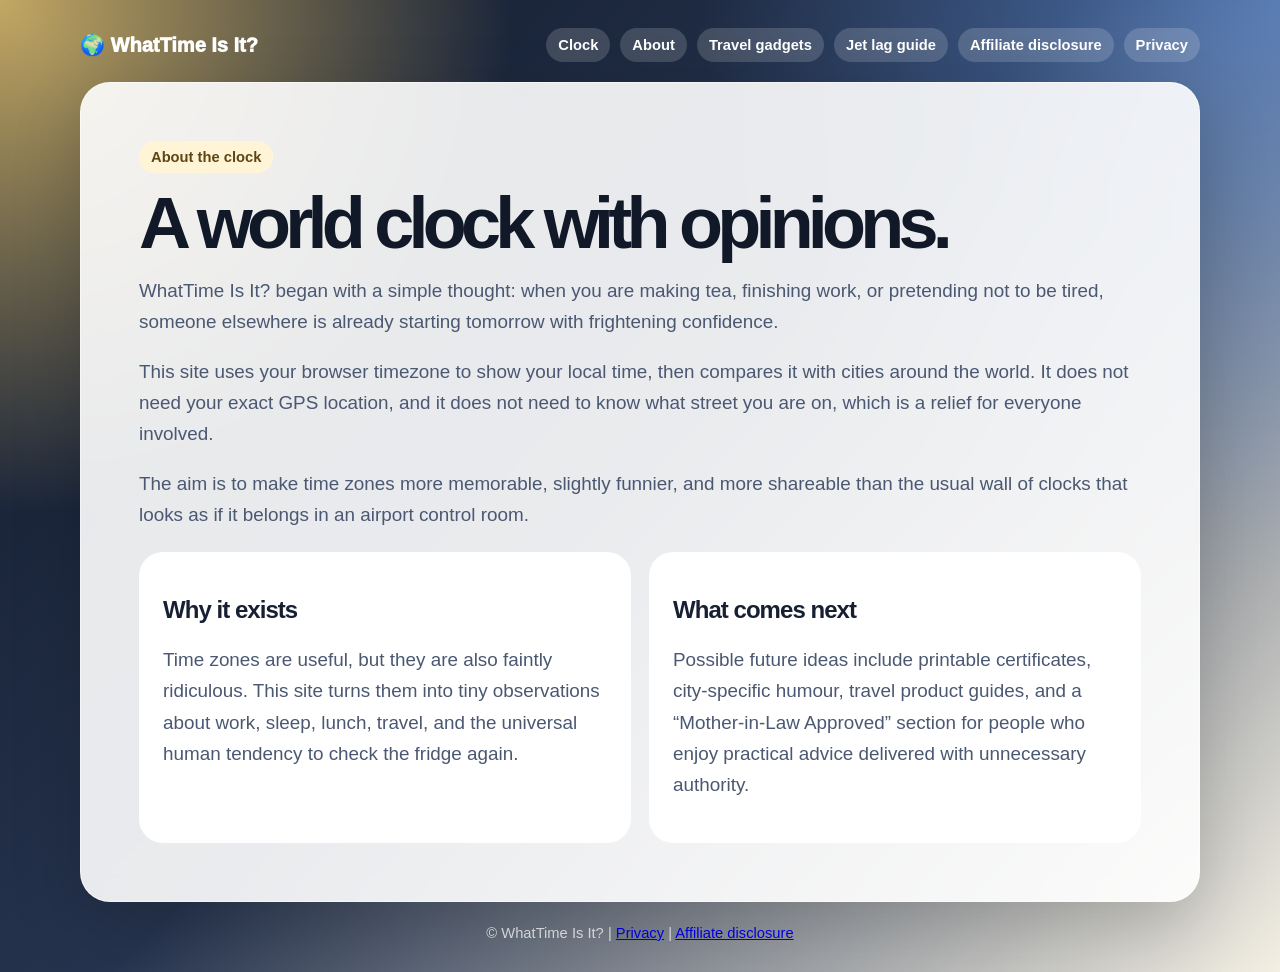
<file: about.html>
<!DOCTYPE html><html lang="en"><head><meta charset="UTF-8"><meta name="viewport" content="width=device-width,initial-scale=1.0"><title>About WhatTime Is It?</title><meta name="description" content="About the slightly judgemental world clock."><link rel="stylesheet" href="styles.css"></head><body><main class="page"><nav class="topnav"><a class="brand" href="index.html">🌍 WhatTime Is It?</a><div class="navlinks"><a href="index.html">Clock</a><a href="about.html">About</a><a href="travel-gadgets.html">Travel gadgets</a><a href="jet-lag.html">Jet lag guide</a><a href="affiliate-disclosure.html">Affiliate disclosure</a><a href="privacy.html">Privacy</a></div></nav><section class="content-card"><div class="eyebrow">About the clock</div><h1>A world clock with opinions.</h1><p>WhatTime Is It? began with a simple thought: when you are making tea, finishing work, or pretending not to be tired, someone elsewhere is already starting tomorrow with frightening confidence.</p><p>This site uses your browser timezone to show your local time, then compares it with cities around the world. It does not need your exact GPS location, and it does not need to know what street you are on, which is a relief for everyone involved.</p><p>The aim is to make time zones more memorable, slightly funnier, and more shareable than the usual wall of clocks that looks as if it belongs in an airport control room.</p><div class="article-grid"><article class="article-card"><h2>Why it exists</h2><p>Time zones are useful, but they are also faintly ridiculous. This site turns them into tiny observations about work, sleep, lunch, travel, and the universal human tendency to check the fridge again.</p></article><article class="article-card"><h2>What comes next</h2><p>Possible future ideas include printable certificates, city-specific humour, travel product guides, and a “Mother-in-Law Approved” section for people who enjoy practical advice delivered with unnecessary authority.</p></article></div></section><footer>© WhatTime Is It? | <a href="privacy.html">Privacy</a> | <a href="affiliate-disclosure.html">Affiliate disclosure</a></footer></main></body></html>
</file>
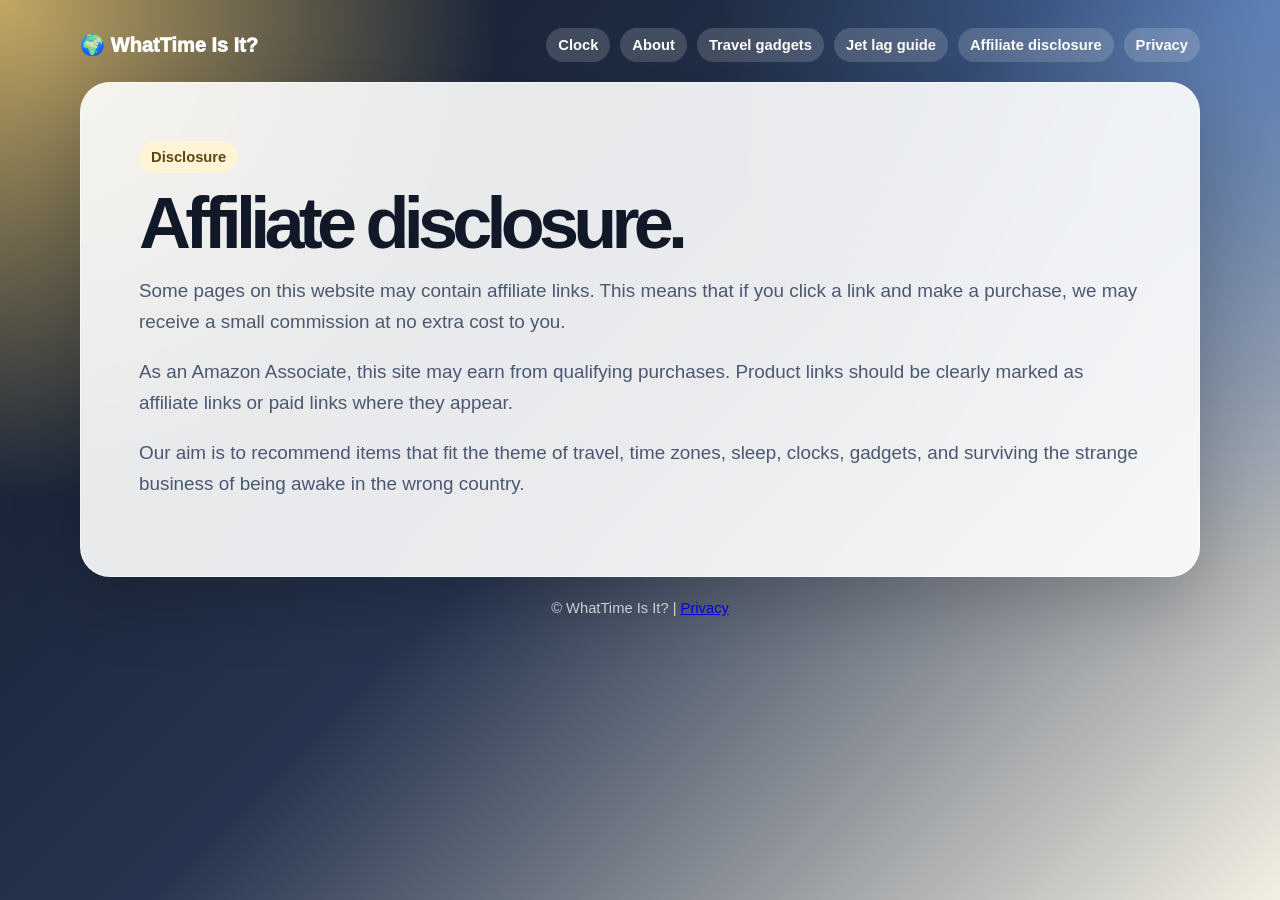
<file: affiliate-disclosure.html>
<!DOCTYPE html><html lang="en"><head><meta charset="UTF-8"><meta name="viewport" content="width=device-width,initial-scale=1.0"><title>Affiliate Disclosure</title><link rel="stylesheet" href="styles.css"></head><body><main class="page"><nav class="topnav"><a class="brand" href="index.html">🌍 WhatTime Is It?</a><div class="navlinks"><a href="index.html">Clock</a><a href="about.html">About</a><a href="travel-gadgets.html">Travel gadgets</a><a href="jet-lag.html">Jet lag guide</a><a href="affiliate-disclosure.html">Affiliate disclosure</a><a href="privacy.html">Privacy</a></div></nav><section class="content-card"><div class="eyebrow">Disclosure</div><h1>Affiliate disclosure.</h1><p>Some pages on this website may contain affiliate links. This means that if you click a link and make a purchase, we may receive a small commission at no extra cost to you.</p><p>As an Amazon Associate, this site may earn from qualifying purchases. Product links should be clearly marked as affiliate links or paid links where they appear.</p><p>Our aim is to recommend items that fit the theme of travel, time zones, sleep, clocks, gadgets, and surviving the strange business of being awake in the wrong country.</p></section><footer>© WhatTime Is It? | <a href="privacy.html">Privacy</a></footer></main></body></html>
</file>
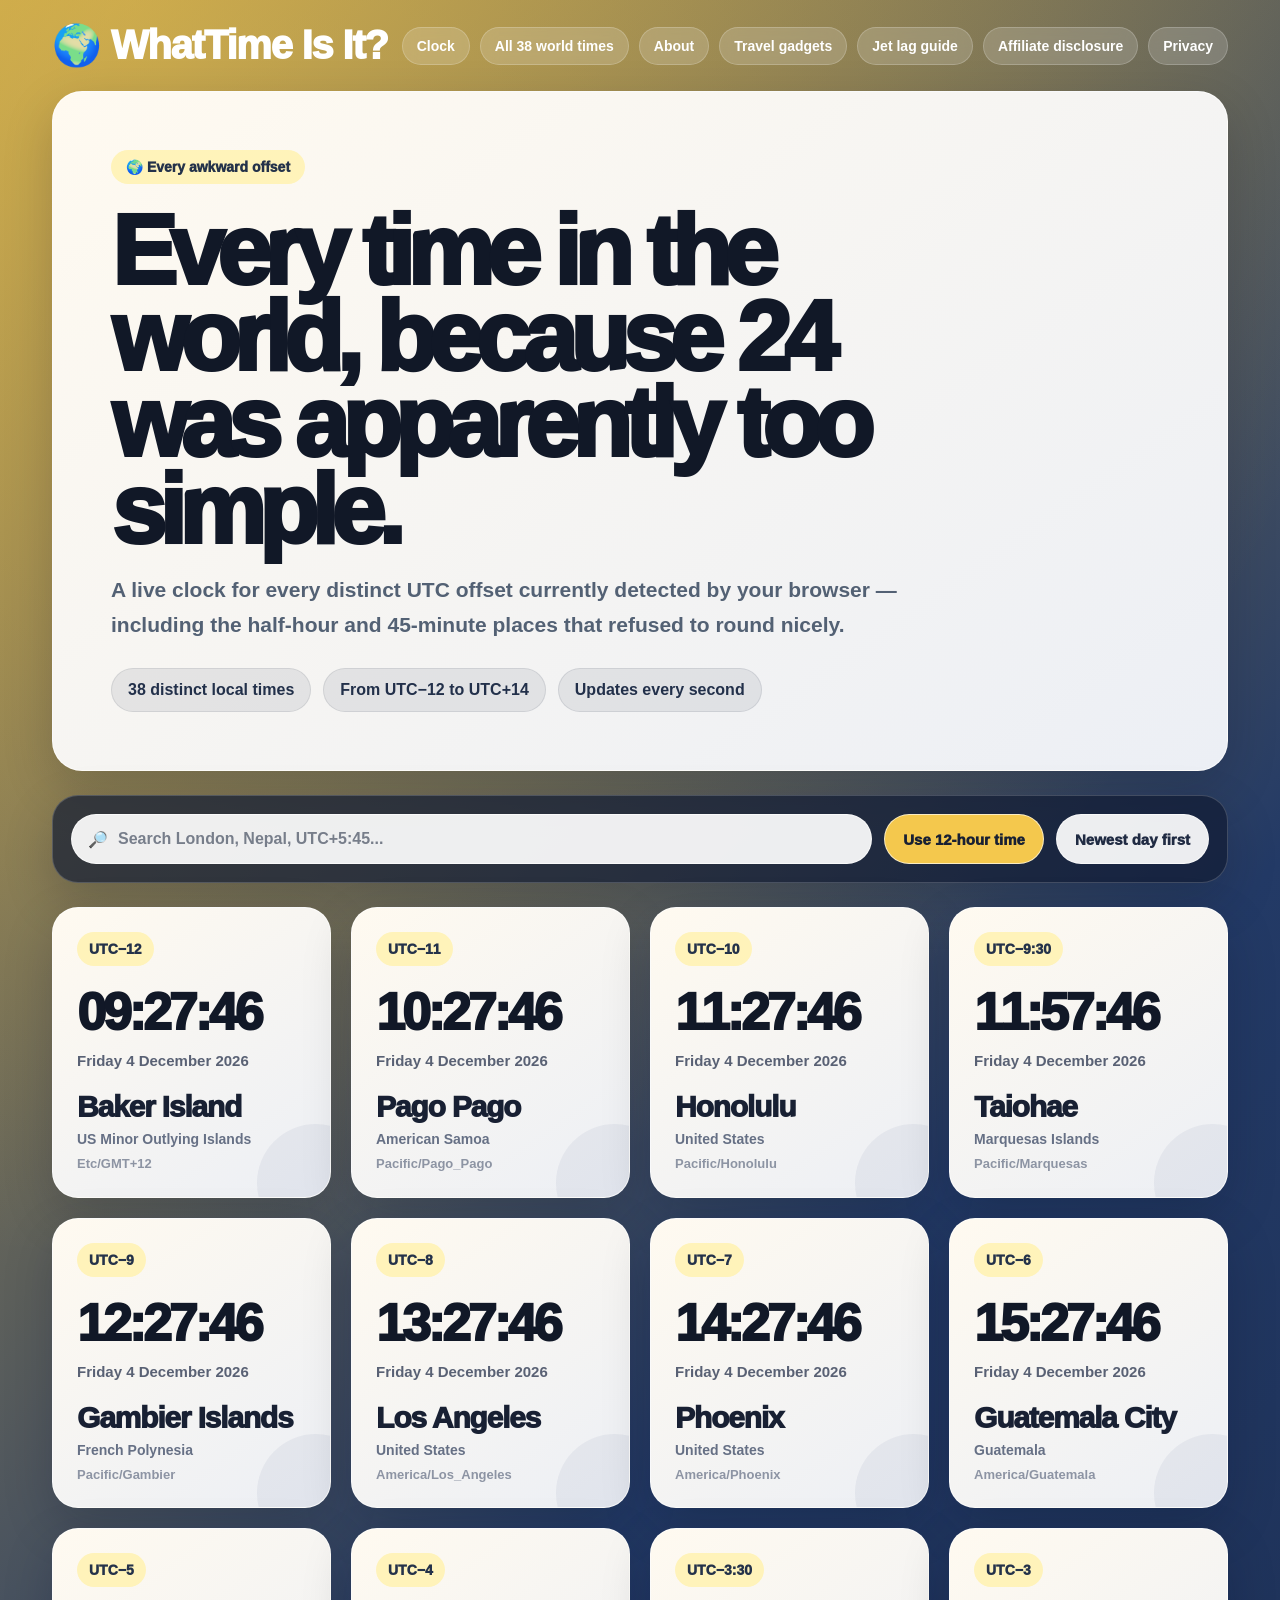
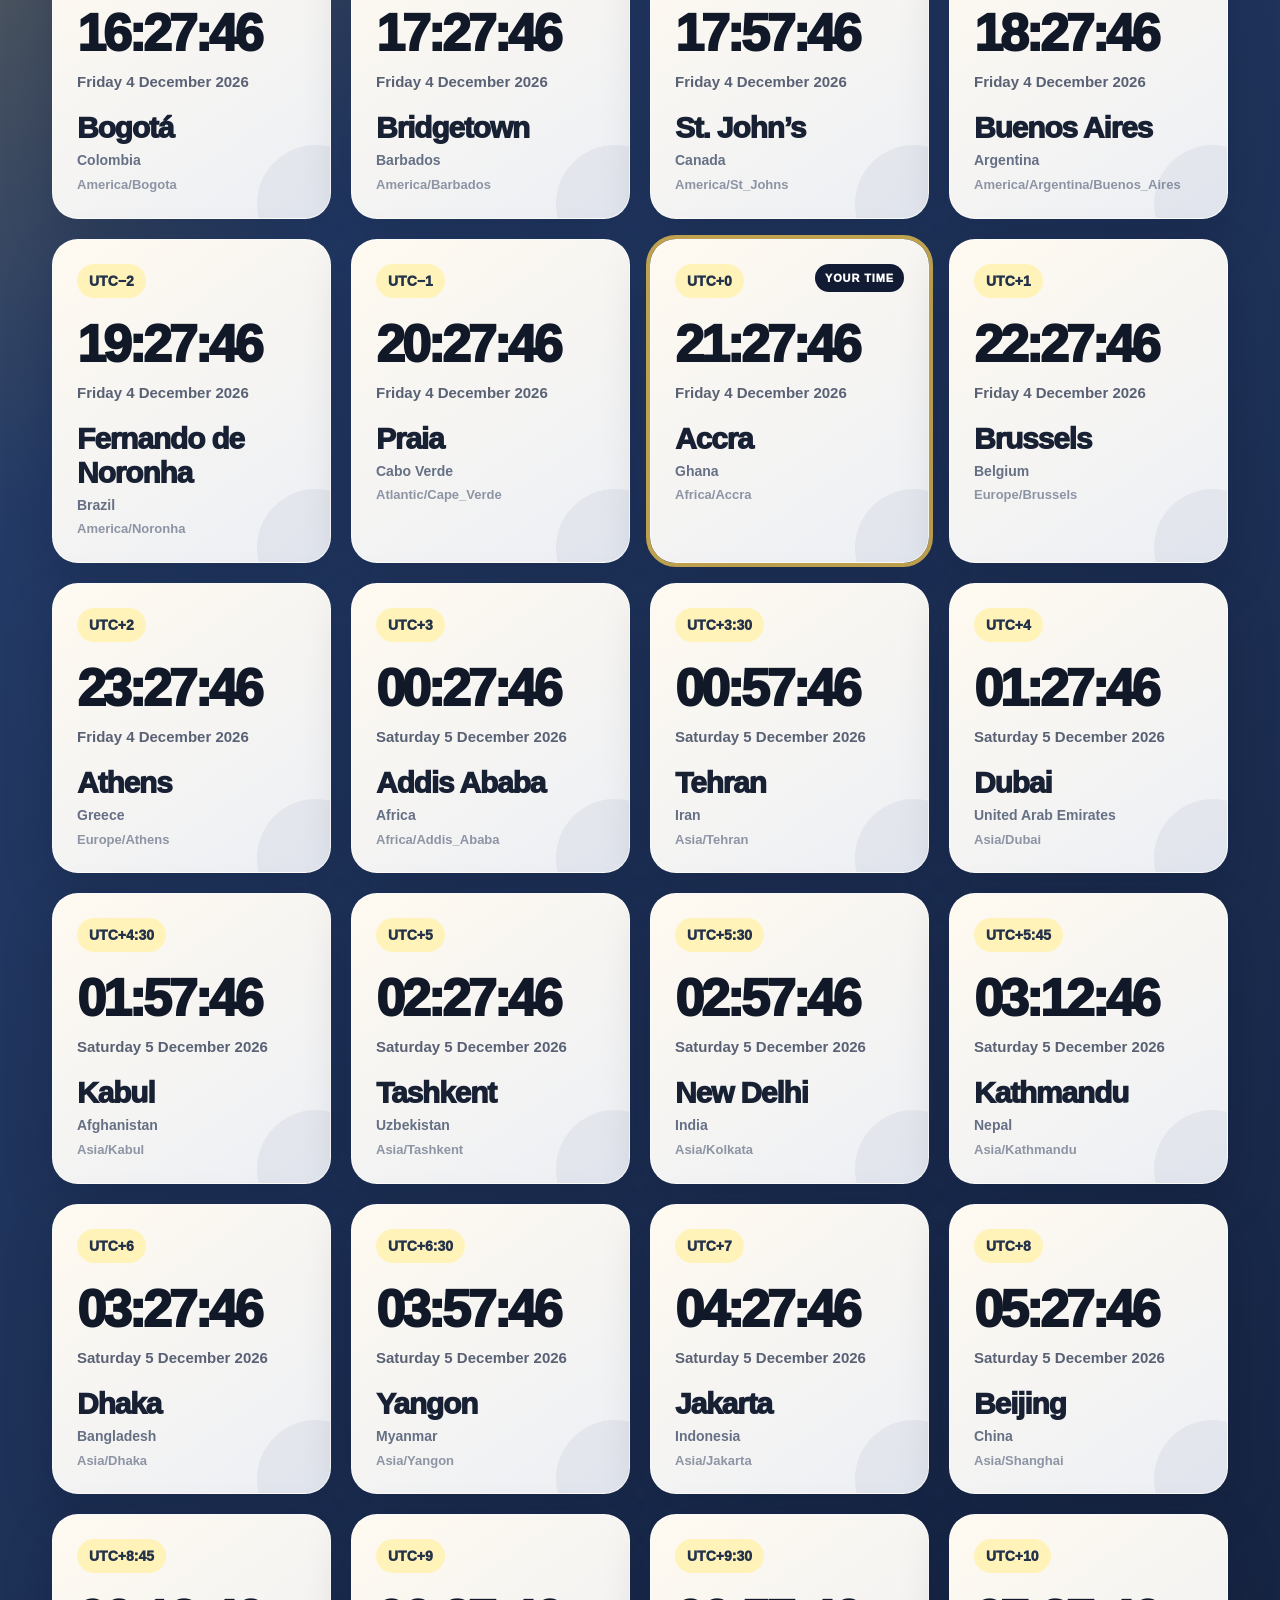
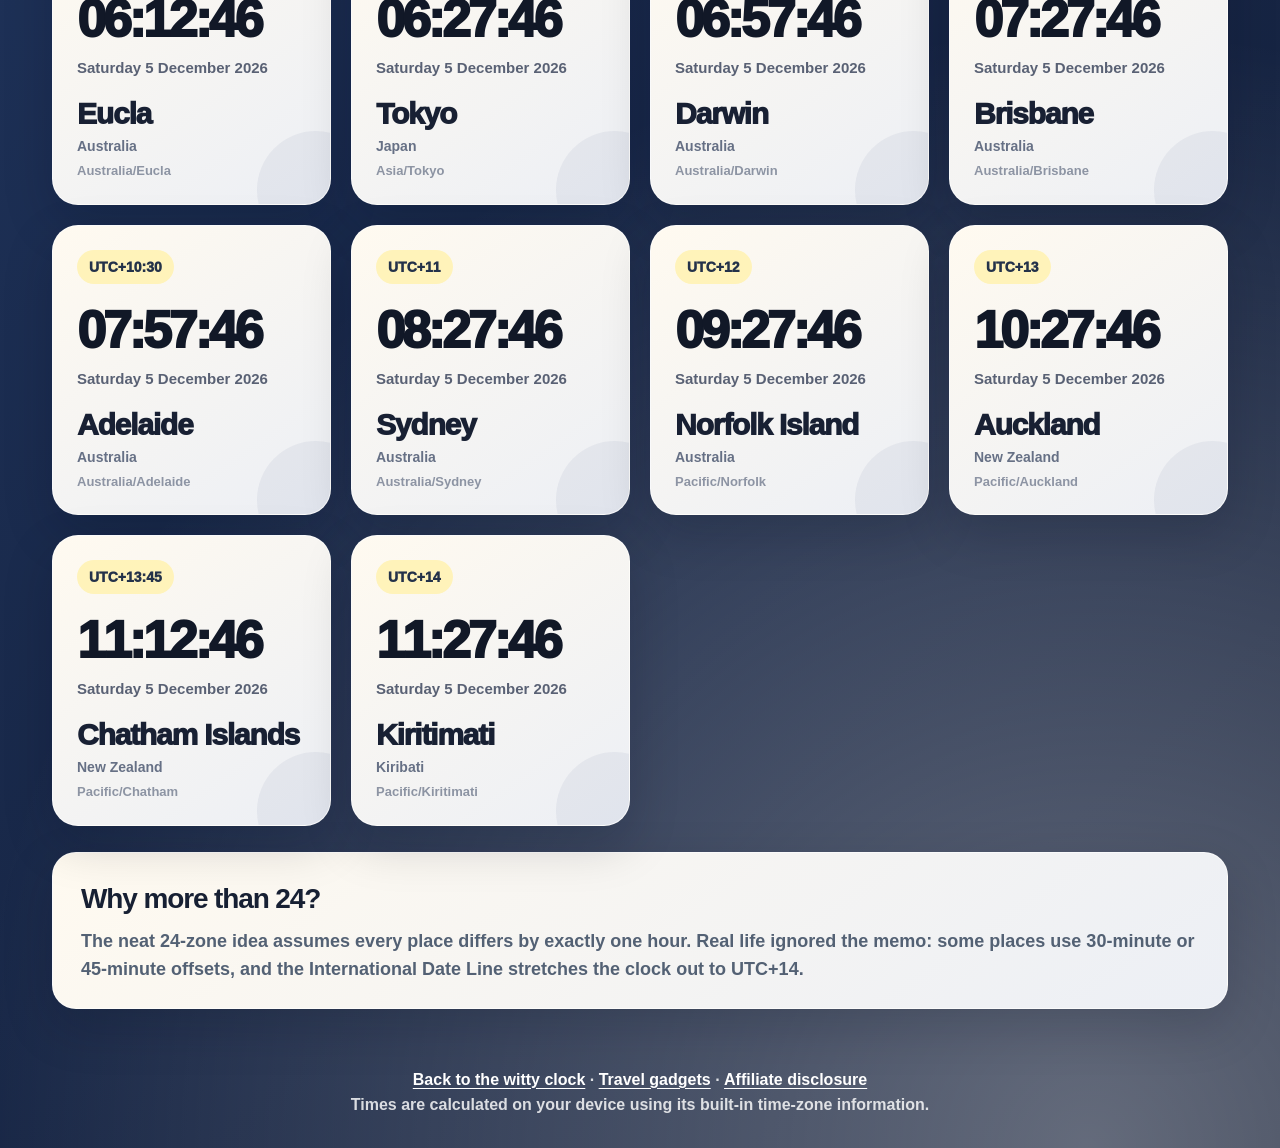
<file: all-world-time-zones.html>
<!DOCTYPE html>
<html lang="en">
<head>
  <meta charset="UTF-8" />
  <meta name="viewport" content="width=device-width, initial-scale=1.0" />
  <title>All 38 World Times | WhatTime Is It?</title>
  <meta name="description" content="A live, slightly judgemental clock for every distinct local time in the world, from UTC-12 to UTC+14." />
  <style>
    :root{
      --navy:#111b33;
      --navy2:#223a67;
      --cream:#f4f1ea;
      --cream2:#fffaf0;
      --yellow:#f4c84d;
      --muted:#596174;
      --ink:#0f172a;
      --white:#ffffff;
    }
    *{box-sizing:border-box}
    body{
      margin:0;
      font-family:Arial, Helvetica, sans-serif;
      background:
        radial-gradient(circle at 10% 0%, rgba(244,200,77,.45), transparent 28%),
        radial-gradient(circle at 85% 100%, rgba(255,255,255,.35), transparent 25%),
        linear-gradient(135deg,#b79a4a 0%,#233a66 38%,#101a32 100%);
      color:var(--ink);
      min-height:100vh;
    }
    a{color:inherit}
    .page-shell{max-width:1220px;margin:0 auto;padding:22px}
    .topbar{display:flex;justify-content:space-between;align-items:center;gap:14px;flex-wrap:wrap;margin-bottom:22px}
    .brand{color:var(--white);text-decoration:none;font-weight:950;letter-spacing:-.03em;font-size:clamp(24px,4vw,40px)}
    .navlinks{display:flex;gap:10px;flex-wrap:wrap;align-items:center}
    .navlinks a,.home-link{
      color:var(--white);text-decoration:none;font-weight:900;font-size:14px;padding:10px 14px;border-radius:999px;
      background:rgba(255,255,255,.17);border:1px solid rgba(255,255,255,.2);backdrop-filter:blur(8px);
    }
    .hero{
      background:linear-gradient(145deg,var(--cream2),#eceff5);
      border:1px solid rgba(255,255,255,.65);
      box-shadow:0 18px 50px rgba(4,10,25,.18);
      border-radius:30px;
      padding:clamp(28px,5vw,58px);
      margin-bottom:24px;
    }
    .eyebrow{
      display:inline-flex;align-items:center;gap:8px;padding:9px 15px;border-radius:999px;background:#fff3ba;color:#24324a;
      font-weight:950;font-size:14px;margin:0 0 24px;
    }
    h1{
      margin:0 0 20px;max-width:900px;font-size:clamp(48px,8vw,98px);line-height:.88;letter-spacing:-.075em;
      font-weight:950;color:#111827;
    }
    .intro{max-width:820px;color:#536174;font-size:clamp(17px,2vw,21px);line-height:1.65;margin:0;font-weight:700}
    .summary-row{display:flex;gap:12px;flex-wrap:wrap;margin-top:26px}
    .summary-pill{
      border-radius:999px;padding:12px 16px;background:rgba(17,27,51,.08);border:1px solid rgba(17,27,51,.09);
      color:#22304a;font-weight:900;
    }
    .controls{
      display:grid;grid-template-columns:minmax(240px,1fr) auto auto;gap:12px;align-items:center;
      background:rgba(17,27,51,.70);border:1px solid rgba(255,255,255,.18);box-shadow:0 18px 50px rgba(4,10,25,.2);
      border-radius:26px;padding:18px;margin:0 0 24px;
    }
    .search-wrap{
      display:flex;align-items:center;gap:10px;background:rgba(255,255,255,.92);border:1px solid rgba(255,255,255,.7);
      border-radius:999px;padding:0 16px;min-width:0;
    }
    .search-wrap input{width:100%;min-width:0;border:0;outline:0;background:transparent;color:#111827;font-weight:850;font-size:16px;padding:15px 0}
    .search-wrap input::placeholder{color:#6b7280;opacity:.9}
    .control-button{
      border:0;border-radius:999px;padding:15px 18px;font-weight:950;font-size:15px;cursor:pointer;min-height:50px;
      background:rgba(255,255,255,.92);color:#202b43;border:1px solid rgba(255,255,255,.65);
    }
    #formatButton{background:var(--yellow);color:#182033}
    .clock-grid{display:grid;grid-template-columns:repeat(auto-fit,minmax(230px,1fr));gap:20px;margin-top:20px}
    .clock-card{
      background:linear-gradient(145deg,var(--cream2),#eceff5);
      border:1px solid rgba(255,255,255,.65);box-shadow:0 18px 50px rgba(4,10,25,.18);
      border-radius:26px;padding:24px;position:relative;overflow:hidden;min-height:230px;
    }
    .clock-card::after{content:"";position:absolute;width:118px;height:118px;border-radius:50%;right:-45px;bottom:-45px;background:rgba(34,58,103,.06)}
    .clock-card.is-local{outline:4px solid rgba(244,200,77,.75)}
    .card-top{display:flex;justify-content:space-between;align-items:flex-start;gap:12px;margin-bottom:20px}
    .offset{display:inline-flex;align-items:center;justify-content:center;border-radius:999px;padding:9px 12px;background:#fff3ba;color:#24324a;font-size:14px;font-weight:950;white-space:nowrap}
    .local-badge{display:inline-flex;border-radius:999px;padding:8px 10px;background:#111b33;color:#fff;font-size:11px;font-weight:950;text-transform:uppercase;letter-spacing:.08em}
    .time{font-size:clamp(36px,5.2vw,52px);font-weight:950;letter-spacing:-.06em;line-height:1;margin:0 0 12px;color:#111827;white-space:nowrap;max-width:100%;overflow:hidden;font-variant-numeric:tabular-nums}
    .date{color:#596174;font-size:15px;line-height:1.4;font-weight:750;min-height:22px}
    .place{margin-top:18px;font-size:clamp(22px,3vw,30px);font-weight:950;letter-spacing:-.04em;color:#182033;position:relative;z-index:1}
    .country,.iana-zone{margin-top:6px;color:#667085;font-size:14px;line-height:1.35;font-weight:750;position:relative;z-index:1;overflow-wrap:anywhere}
    .iana-zone{opacity:.72;font-size:13px}
    .empty-state,.error-state{display:none;background:linear-gradient(145deg,var(--cream2),#eceff5);border-radius:24px;padding:24px;text-align:center;font-weight:900;color:#536174}
    .explanation{
      background:linear-gradient(145deg,var(--cream2),#eceff5);border:1px solid rgba(255,255,255,.65);box-shadow:0 18px 50px rgba(4,10,25,.18);
      border-radius:24px;margin-top:26px;padding:24px 28px;font-size:18px;line-height:1.55;font-weight:750;color:#536174;
    }
    .explanation h2{margin:0 0 8px;color:#172033;font-size:28px;letter-spacing:-.04em}
    footer{margin-top:34px;padding:24px 0 8px;color:rgba(255,255,255,.82);text-align:center;font-weight:650;line-height:1.6}
    footer a{color:#fff;font-weight:900;text-decoration:underline;text-underline-offset:3px}
    @media(max-width:720px){
      .page-shell{padding:14px}
      .topbar{align-items:flex-start}
      .navlinks{width:100%;overflow-x:auto;flex-wrap:nowrap;padding-bottom:4px}
      .navlinks a{white-space:nowrap}
      .hero{padding:30px;border-radius:26px}
      .controls{grid-template-columns:1fr 1fr;border-radius:24px;padding:14px}
      .search-wrap{grid-column:1/-1;border-radius:22px}
      .control-button{width:100%;padding:14px 10px}
      .clock-grid{grid-template-columns:1fr;gap:14px}
      .clock-card{min-height:0;padding:20px;border-radius:22px}
      .time{font-size:clamp(38px,13vw,46px)}
    }
  </style>
</head>
<body>
  <main class="page-shell">
    <nav class="topbar" aria-label="Main navigation">
      <a class="brand" href="index.html">🌍 WhatTime Is It?</a>
      <div class="navlinks" aria-label="Main navigation">
        <a href="index.html">Clock</a>
        <a href="all-world-time-zones.html">All 38 world times</a>
        <a href="about.html">About</a>
        <a href="travel-gadgets.html">Travel gadgets</a>
        <a href="jet-lag.html">Jet lag guide</a>
        <a href="affiliate-disclosure.html">Affiliate disclosure</a>
        <a href="privacy.html">Privacy</a>
      </div>
    </nav>

    <header class="hero">
      <p class="eyebrow">🌍 Every awkward offset</p>
      <h1>Every time in the world, because 24 was apparently too simple.</h1>
      <p class="intro">
        A live clock for every distinct UTC offset currently detected by your browser — including the half-hour and 45-minute places that refused to round nicely.
      </p>
      <div class="summary-row" aria-live="polite">
        <span class="summary-pill"><strong id="zoneCount">—</strong> distinct local times</span>
        <span class="summary-pill">From <strong>UTC−12</strong> to <strong>UTC+14</strong></span>
        <span class="summary-pill">Updates every second</span>
      </div>
    </header>

    <section class="controls" aria-label="Clock controls">
      <label class="search-wrap">
        <span aria-hidden="true">🔎</span>
        <input id="searchInput" type="search" placeholder="Search London, Nepal, UTC+5:45..." autocomplete="off">
      </label>
      <button id="formatButton" class="control-button" type="button" aria-pressed="false">Use 12-hour time</button>
      <button id="sortButton" class="control-button" type="button">Newest day first</button>
    </section>

    <section id="clockGrid" class="clock-grid" aria-label="World time zone clocks"></section>
    <div id="emptyState" class="empty-state">No time zone matched that search.</div>
    <div id="errorState" class="error-state">The clocks could not be created in this browser.</div>

    <section class="explanation">
      <h2>Why more than 24?</h2>
      <div>
        The neat 24-zone idea assumes every place differs by exactly one hour. Real life ignored the memo: some places use 30-minute or 45-minute offsets, and the International Date Line stretches the clock out to UTC+14.
      </div>
    </section>

    <footer>
      <a href="index.html">Back to the witty clock</a> · <a href="travel-gadgets.html">Travel gadgets</a> · <a href="affiliate-disclosure.html">Affiliate disclosure</a><br />
      Times are calculated on your device using its built-in time-zone information.
    </footer>
  </main>

  <noscript>
    <div style="padding:20px;color:white;background:#101827;text-align:center">JavaScript must be enabled to display the live clocks.</div>
  </noscript>

  <script>
    "use strict";

    // Friendly locations used when several IANA regions currently share one UTC offset.
    // Their order acts as a preference ranking for the label shown on each clock card.
    const preferredZones = [
      { zone: "Etc/GMT+12", city: "Baker Island", country: "US Minor Outlying Islands" },
      { zone: "Pacific/Pago_Pago", city: "Pago Pago", country: "American Samoa" },
      { zone: "Pacific/Honolulu", city: "Honolulu", country: "United States" },
      { zone: "Pacific/Marquesas", city: "Taiohae", country: "Marquesas Islands" },
      { zone: "Pacific/Gambier", city: "Gambier Islands", country: "French Polynesia" },
      { zone: "America/Adak", city: "Adak", country: "Alaska, United States" },
      { zone: "America/Anchorage", city: "Anchorage", country: "Alaska, United States" },
      { zone: "America/Los_Angeles", city: "Los Angeles", country: "United States" },
      { zone: "America/Phoenix", city: "Phoenix", country: "United States" },
      { zone: "America/Denver", city: "Denver", country: "United States" },
      { zone: "America/Guatemala", city: "Guatemala City", country: "Guatemala" },
      { zone: "America/Chicago", city: "Chicago", country: "United States" },
      { zone: "America/Bogota", city: "Bogotá", country: "Colombia" },
      { zone: "America/New_York", city: "New York", country: "United States" },
      { zone: "America/Barbados", city: "Bridgetown", country: "Barbados" },
      { zone: "America/Halifax", city: "Halifax", country: "Canada" },
      { zone: "America/St_Johns", city: "St. John’s", country: "Canada" },
      { zone: "America/Argentina/Buenos_Aires", city: "Buenos Aires", country: "Argentina" },
      { zone: "America/Noronha", city: "Fernando de Noronha", country: "Brazil" },
      { zone: "Atlantic/South_Georgia", city: "King Edward Point", country: "South Georgia" },
      { zone: "Atlantic/Cape_Verde", city: "Praia", country: "Cabo Verde" },
      { zone: "Atlantic/Azores", city: "Ponta Delgada", country: "Azores" },
      { zone: "Africa/Accra", city: "Accra", country: "Ghana" },
      { zone: "Europe/London", city: "London", country: "United Kingdom" },
      { zone: "Europe/Brussels", city: "Brussels", country: "Belgium" },
      { zone: "Europe/Athens", city: "Athens", country: "Greece" },
      { zone: "Africa/Cairo", city: "Cairo", country: "Egypt" },
      { zone: "Asia/Tehran", city: "Tehran", country: "Iran" },
      { zone: "Asia/Dubai", city: "Dubai", country: "United Arab Emirates" },
      { zone: "Asia/Kabul", city: "Kabul", country: "Afghanistan" },
      { zone: "Asia/Tashkent", city: "Tashkent", country: "Uzbekistan" },
      { zone: "Asia/Kolkata", city: "New Delhi", country: "India" },
      { zone: "Asia/Kathmandu", city: "Kathmandu", country: "Nepal" },
      { zone: "Asia/Dhaka", city: "Dhaka", country: "Bangladesh" },
      { zone: "Asia/Yangon", city: "Yangon", country: "Myanmar" },
      { zone: "Asia/Jakarta", city: "Jakarta", country: "Indonesia" },
      { zone: "Asia/Shanghai", city: "Beijing", country: "China" },
      { zone: "Australia/Eucla", city: "Eucla", country: "Australia" },
      { zone: "Asia/Tokyo", city: "Tokyo", country: "Japan" },
      { zone: "Australia/Darwin", city: "Darwin", country: "Australia" },
      { zone: "Australia/Adelaide", city: "Adelaide", country: "Australia" },
      { zone: "Australia/Brisbane", city: "Brisbane", country: "Australia" },
      { zone: "Australia/Sydney", city: "Sydney", country: "Australia" },
      { zone: "Australia/Lord_Howe", city: "Lord Howe Island", country: "Australia" },
      { zone: "Pacific/Guadalcanal", city: "Honiara", country: "Solomon Islands" },
      { zone: "Pacific/Norfolk", city: "Norfolk Island", country: "Australia" },
      { zone: "Asia/Anadyr", city: "Anadyr", country: "Russia" },
      { zone: "Pacific/Auckland", city: "Auckland", country: "New Zealand" },
      { zone: "Pacific/Chatham", city: "Chatham Islands", country: "New Zealand" },
      { zone: "Pacific/Tongatapu", city: "Nuku’alofa", country: "Tonga" },
      { zone: "Pacific/Kiritimati", city: "Kiritimati", country: "Kiribati" }
    ];

    // Used by browsers that do not support Intl.supportedValuesOf("timeZone").
    const fallbackZones = preferredZones.map(item => item.zone);

    const state = {
      use12Hour: localStorage.getItem("worldClock12Hour") === "true",
      descending: false,
      groups: [],
      localOffset: null,
      query: ""
    };

    const elements = {
      grid: document.getElementById("clockGrid"),
      count: document.getElementById("zoneCount"),
      search: document.getElementById("searchInput"),
      formatButton: document.getElementById("formatButton"),
      sortButton: document.getElementById("sortButton"),
      empty: document.getElementById("emptyState"),
      error: document.getElementById("errorState")
    };

    function isValidTimeZone(zone) {
      try {
        new Intl.DateTimeFormat("en-GB", { timeZone: zone }).format(new Date());
        return true;
      } catch (error) {
        return false;
      }
    }

    // Calculates the current UTC offset using date parts. This avoids relying on
    // newer "longOffset" formatting support and works in many older browsers.
    function getOffsetMinutes(date, timeZone) {
      const safeDate = new Date(Math.floor(date.getTime() / 1000) * 1000);
      const parts = new Intl.DateTimeFormat("en-GB", {
        timeZone,
        year: "numeric",
        month: "2-digit",
        day: "2-digit",
        hour: "2-digit",
        minute: "2-digit",
        second: "2-digit",
        hourCycle: "h23"
      }).formatToParts(safeDate);

      const values = {};
      parts.forEach(part => {
        if (part.type !== "literal") values[part.type] = part.value;
      });

      const timeAsUTC = Date.UTC(
        Number(values.year),
        Number(values.month) - 1,
        Number(values.day),
        Number(values.hour),
        Number(values.minute),
        Number(values.second)
      );

      return Math.round((timeAsUTC - safeDate.getTime()) / 60000);
    }

    function offsetLabel(totalMinutes) {
      if (totalMinutes === 0) return "UTC+0";
      const sign = totalMinutes >= 0 ? "+" : "−";
      const absolute = Math.abs(totalMinutes);
      const hours = Math.floor(absolute / 60);
      const minutes = absolute % 60;
      return `UTC${sign}${hours}${minutes ? `:${String(minutes).padStart(2, "0")}` : ""}`;
    }

    function plainOffsetSearchLabel(totalMinutes) {
      const sign = totalMinutes >= 0 ? "+" : "-";
      const absolute = Math.abs(totalMinutes);
      const hours = Math.floor(absolute / 60);
      const minutes = absolute % 60;
      return `utc${sign}${hours}${minutes ? `:${String(minutes).padStart(2, "0")}` : ""}`;
    }

    function friendlyFromZone(zone) {
      const chunks = zone.split("/");
      const city = chunks[chunks.length - 1].replaceAll("_", " ");
      const region = chunks.length > 1 ? chunks[0].replaceAll("_", " ") : "World";
      return { zone, city, country: region };
    }

    function buildGroups() {
      const now = new Date();
      let browserZones = [];

      if (typeof Intl.supportedValuesOf === "function") {
        try {
          browserZones = Intl.supportedValuesOf("timeZone");
        } catch (error) {
          browserZones = [];
        }
      }

      const allZones = [...new Set([
        ...browserZones,
        ...fallbackZones,
        "UTC",
        "Etc/GMT+12"
      ])].filter(isValidTimeZone);

      const zonesByOffset = new Map();

      allZones.forEach(zone => {
        try {
          const offset = getOffsetMinutes(now, zone);
          if (!zonesByOffset.has(offset)) zonesByOffset.set(offset, []);
          zonesByOffset.get(offset).push(zone);
        } catch (error) {
          // Skip a zone if the device's time-zone database cannot read it.
        }
      });

      const preferredByZone = new Map(preferredZones.map(item => [item.zone, item]));

      state.groups = [...zonesByOffset.entries()]
        .map(([offset, zones]) => {
          const preferred = preferredZones.find(item => zones.includes(item.zone));
          const display = preferred || friendlyFromZone(zones[0]);
          return {
            offset,
            zone: display.zone,
            city: display.city,
            country: display.country,
            allZones: zones,
            searchText: [
              display.city,
              display.country,
              display.zone,
              offsetLabel(offset),
              plainOffsetSearchLabel(offset),
              ...zones
            ].join(" ").toLowerCase()
          };
        })
        .sort((a, b) => a.offset - b.offset);

      const localZone = Intl.DateTimeFormat().resolvedOptions().timeZone || "UTC";
      try {
        state.localOffset = getOffsetMinutes(now, localZone);
      } catch (error) {
        state.localOffset = -new Date().getTimezoneOffset();
      }

      elements.count.textContent = state.groups.length;
    }

    function makeCard(group) {
      const card = document.createElement("article");
      card.className = "clock-card";
      card.dataset.offset = String(group.offset);
      card.dataset.search = group.searchText;
      card.dataset.zone = group.zone;

      if (group.offset === state.localOffset) card.classList.add("is-local");

      const localBadge = group.offset === state.localOffset
        ? '<span class="local-badge">Your time</span>'
        : "";

      card.innerHTML = `
        <div class="card-top">
          <span class="offset">${offsetLabel(group.offset)}</span>
          ${localBadge}
        </div>
        <div class="time" data-role="time">--:--:--</div>
        <div class="date" data-role="date">Loading date…</div>
        <div class="place">${group.city}</div>
        <div class="country">${group.country}</div>
        <div class="iana-zone">${group.zone}</div>
      `;

      return card;
    }

    function renderCards() {
      elements.grid.textContent = "";
      const ordered = [...state.groups].sort((a, b) =>
        state.descending ? b.offset - a.offset : a.offset - b.offset
      );

      const fragment = document.createDocumentFragment();
      ordered.forEach(group => fragment.appendChild(makeCard(group)));
      elements.grid.appendChild(fragment);
      applyFilter();
      updateClocks();
    }

    function formatShiftedDate(now, offsetMinutes, options) {
      const shifted = new Date(now.getTime() + offsetMinutes * 60000);
      return new Intl.DateTimeFormat("en-GB", {
        timeZone: "UTC",
        ...options
      }).format(shifted);
    }

    function updateClocks() {
      const now = new Date();
      const cards = elements.grid.querySelectorAll(".clock-card");

      cards.forEach(card => {
        const offset = Number(card.dataset.offset);
        const timeElement = card.querySelector('[data-role="time"]');
        const dateElement = card.querySelector('[data-role="date"]');

        timeElement.textContent = formatShiftedDate(now, offset, {
          hour: "2-digit",
          minute: "2-digit",
          second: "2-digit",
          hour12: state.use12Hour
        });

        dateElement.textContent = formatShiftedDate(now, offset, {
          weekday: "long",
          day: "numeric",
          month: "long",
          year: "numeric"
        });
      });
    }

    function applyFilter() {
      const query = state.query.trim().toLowerCase().replace("−", "-");
      let visible = 0;

      elements.grid.querySelectorAll(".clock-card").forEach(card => {
        const matches = !query || card.dataset.search.includes(query);
        card.hidden = !matches;
        if (matches) visible += 1;
      });

      elements.empty.style.display = visible === 0 ? "block" : "none";
    }

    function updateControlLabels() {
      elements.formatButton.textContent = state.use12Hour
        ? "Use 24-hour time"
        : "Use 12-hour time";
      elements.formatButton.setAttribute("aria-pressed", String(state.use12Hour));

      elements.sortButton.textContent = state.descending
        ? "Oldest day first"
        : "Newest day first";
    }

    elements.search.addEventListener("input", event => {
      state.query = event.target.value;
      applyFilter();
    });

    elements.formatButton.addEventListener("click", () => {
      state.use12Hour = !state.use12Hour;
      localStorage.setItem("worldClock12Hour", String(state.use12Hour));
      updateControlLabels();
      updateClocks();
    });

    elements.sortButton.addEventListener("click", () => {
      state.descending = !state.descending;
      updateControlLabels();
      renderCards();
    });

    try {
      buildGroups();
      updateControlLabels();
      renderCards();
      window.setInterval(updateClocks, 1000);

      // Rebuild after a DST/offset change if the page stays open for a long time.
      window.setInterval(() => {
        const oldSignature = state.groups.map(group => group.offset).join(",");
        buildGroups();
        const newSignature = state.groups.map(group => group.offset).join(",");
        if (oldSignature !== newSignature) renderCards();
      }, 15 * 60 * 1000);
    } catch (error) {
      console.error(error);
      elements.error.style.display = "block";
    }
  </script>

</body>
</html>
</file>
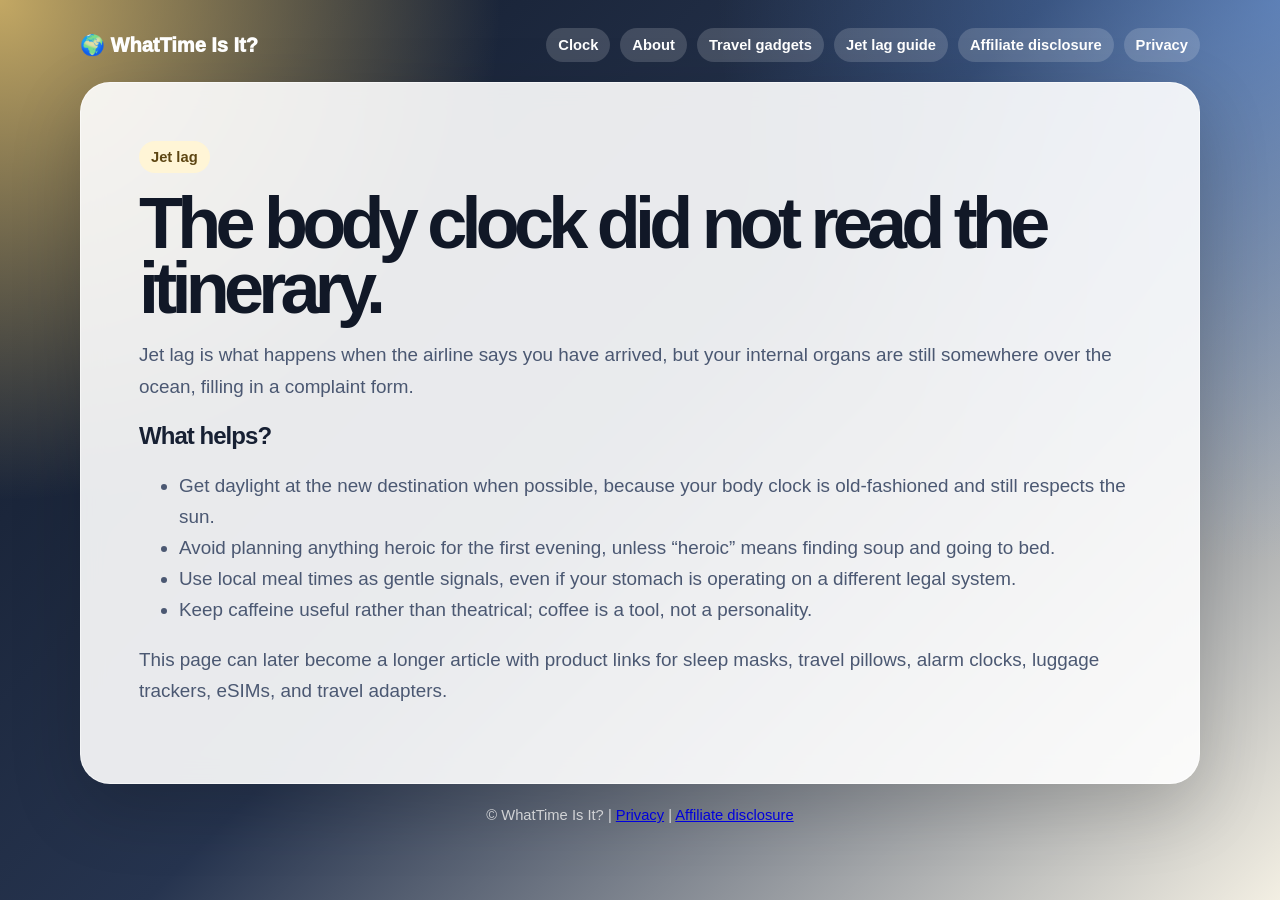
<file: jet-lag.html>
<!DOCTYPE html><html lang="en"><head><meta charset="UTF-8"><meta name="viewport" content="width=device-width,initial-scale=1.0"><title>The Slightly Judgemental Guide to Jet Lag</title><meta name="description" content="A humorous guide to jet lag and time zone confusion."><link rel="stylesheet" href="styles.css"></head><body><main class="page"><nav class="topnav"><a class="brand" href="index.html">🌍 WhatTime Is It?</a><div class="navlinks"><a href="index.html">Clock</a><a href="about.html">About</a><a href="travel-gadgets.html">Travel gadgets</a><a href="jet-lag.html">Jet lag guide</a><a href="affiliate-disclosure.html">Affiliate disclosure</a><a href="privacy.html">Privacy</a></div></nav><section class="content-card"><div class="eyebrow">Jet lag</div><h1>The body clock did not read the itinerary.</h1><p>Jet lag is what happens when the airline says you have arrived, but your internal organs are still somewhere over the ocean, filling in a complaint form.</p><h2>What helps?</h2><ul><li>Get daylight at the new destination when possible, because your body clock is old-fashioned and still respects the sun.</li><li>Avoid planning anything heroic for the first evening, unless “heroic” means finding soup and going to bed.</li><li>Use local meal times as gentle signals, even if your stomach is operating on a different legal system.</li><li>Keep caffeine useful rather than theatrical; coffee is a tool, not a personality.</li></ul><p>This page can later become a longer article with product links for sleep masks, travel pillows, alarm clocks, luggage trackers, eSIMs, and travel adapters.</p></section><footer>© WhatTime Is It? | <a href="privacy.html">Privacy</a> | <a href="affiliate-disclosure.html">Affiliate disclosure</a></footer></main></body></html>
</file>
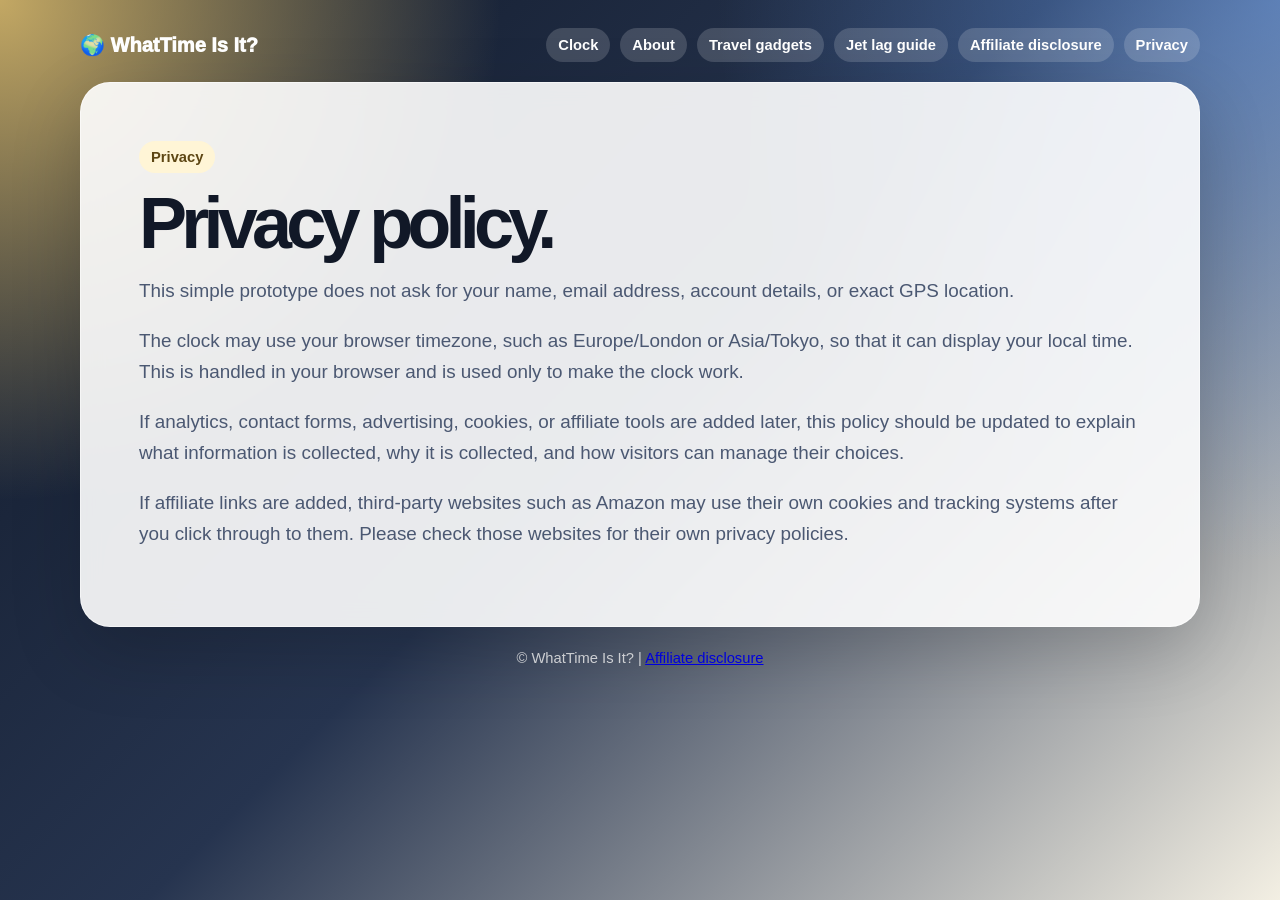
<file: privacy.html>
<!DOCTYPE html><html lang="en"><head><meta charset="UTF-8"><meta name="viewport" content="width=device-width,initial-scale=1.0"><title>Privacy Policy</title><link rel="stylesheet" href="styles.css"></head><body><main class="page"><nav class="topnav"><a class="brand" href="index.html">🌍 WhatTime Is It?</a><div class="navlinks"><a href="index.html">Clock</a><a href="about.html">About</a><a href="travel-gadgets.html">Travel gadgets</a><a href="jet-lag.html">Jet lag guide</a><a href="affiliate-disclosure.html">Affiliate disclosure</a><a href="privacy.html">Privacy</a></div></nav><section class="content-card"><div class="eyebrow">Privacy</div><h1>Privacy policy.</h1><p>This simple prototype does not ask for your name, email address, account details, or exact GPS location.</p><p>The clock may use your browser timezone, such as Europe/London or Asia/Tokyo, so that it can display your local time. This is handled in your browser and is used only to make the clock work.</p><p>If analytics, contact forms, advertising, cookies, or affiliate tools are added later, this policy should be updated to explain what information is collected, why it is collected, and how visitors can manage their choices.</p><p>If affiliate links are added, third-party websites such as Amazon may use their own cookies and tracking systems after you click through to them. Please check those websites for their own privacy policies.</p></section><footer>© WhatTime Is It? | <a href="affiliate-disclosure.html">Affiliate disclosure</a></footer></main></body></html>
</file>
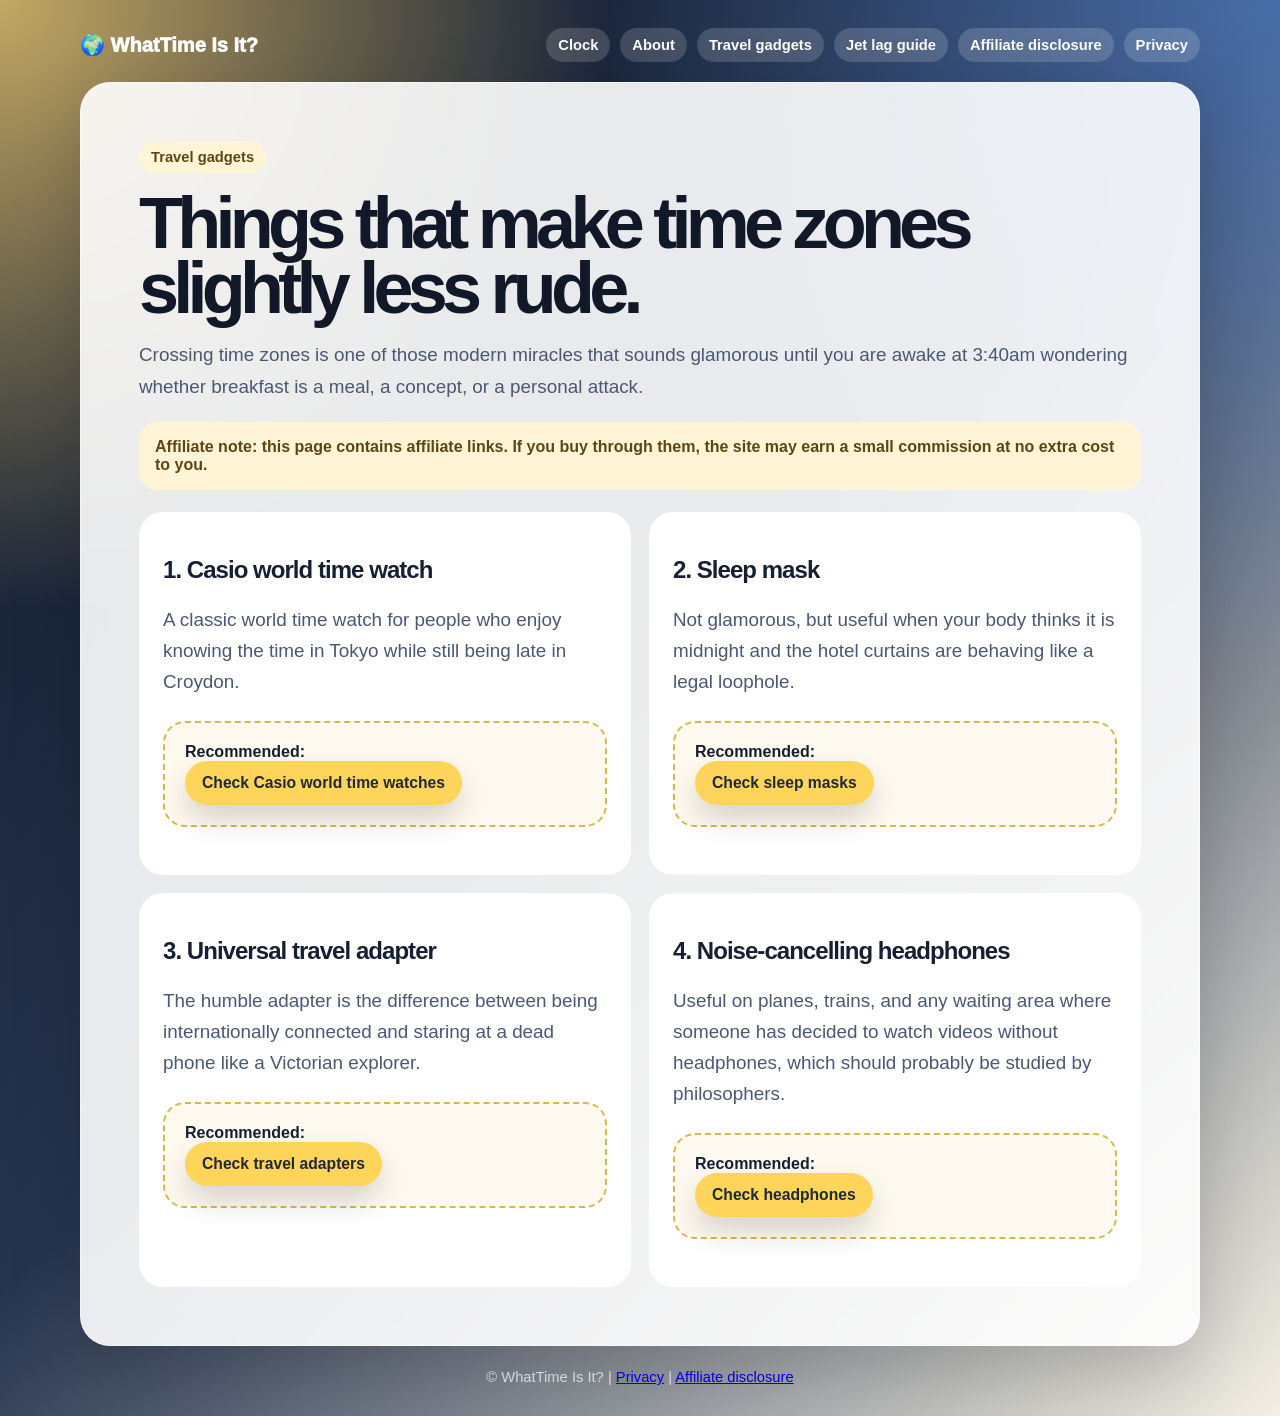
<file: travel-gadgets.html>
<!DOCTYPE html>
<html lang="en">
<head>
<meta charset="UTF-8">
<meta name="viewport" content="width=device-width,initial-scale=1.0">
<title>Travel Gadgets for Surviving Time Zones</title>
<meta name="description" content="A witty guide to travel gadgets for people crossing time zones.">
<link rel="stylesheet" href="styles.css">
</head>
<body>

<main class="page">

<nav class="topnav">
<a class="brand" href="index.html">🌍 WhatTime Is It?</a>
<div class="navlinks">
<a href="index.html">Clock</a>
<a href="about.html">About</a>
<a href="travel-gadgets.html">Travel gadgets</a>
<a href="jet-lag.html">Jet lag guide</a>
<a href="affiliate-disclosure.html">Affiliate disclosure</a>
<a href="privacy.html">Privacy</a>
</div>
</nav>

<section class="content-card">
<div class="eyebrow">Travel gadgets</div>
<h1>Things that make time zones slightly less rude.</h1>

<p>Crossing time zones is one of those modern miracles that sounds glamorous until you are awake at 3:40am wondering whether breakfast is a meal, a concept, or a personal attack.</p>

<div class="disclosure">
Affiliate note: this page contains affiliate links. If you buy through them, the site may earn a small commission at no extra cost to you.
</div>

<div class="article-grid">

<article class="article-card">
<h2>1. Casio world time watch</h2>
<p>A classic world time watch for people who enjoy knowing the time in Tokyo while still being late in Croydon.</p>
<div class="affiliate-box">
<strong>Recommended:</strong><br>
<a class="button-link" href="https://amzn.to/4wFp8jd" target="_blank" rel="nofollow sponsored noopener">Check Casio world time watches</a>
</div>
</article>

<article class="article-card">
<h2>2. Sleep mask</h2>
<p>Not glamorous, but useful when your body thinks it is midnight and the hotel curtains are behaving like a legal loophole.</p>
<div class="affiliate-box">
<strong>Recommended:</strong><br>
<a class="button-link" href="https://amzn.to/3POS8o1" target="_blank" rel="nofollow sponsored noopener">Check sleep masks</a>
</div>
</article>

<article class="article-card">
<h2>3. Universal travel adapter</h2>
<p>The humble adapter is the difference between being internationally connected and staring at a dead phone like a Victorian explorer.</p>
<div class="affiliate-box">
<strong>Recommended:</strong><br>
<a class="button-link" href="https://amzn.to/4uolTLz" target="_blank" rel="nofollow sponsored noopener">Check travel adapters</a>
</div>
</article>

<article class="article-card">
<h2>4. Noise-cancelling headphones</h2>
<p>Useful on planes, trains, and any waiting area where someone has decided to watch videos without headphones, which should probably be studied by philosophers.</p>
<div class="affiliate-box">
<strong>Recommended:</strong><br>
<a class="button-link" href="https://amzn.to/43kJi4t" target="_blank" rel="nofollow sponsored noopener">Check headphones</a>
</div>
</article>

</div>
</section>

<footer>
© WhatTime Is It? | <a href="privacy.html">Privacy</a> | <a href="affiliate-disclosure.html">Affiliate disclosure</a>
</footer>

</main>
</body>
</html>
</file>
<file: styles.css>
*{box-sizing:border-box}body{margin:0;font-family:Inter,Arial,Helvetica,sans-serif;min-height:100vh;background:radial-gradient(circle at top left,rgba(255,216,120,.75),transparent 32%),radial-gradient(circle at top right,rgba(107,166,255,.5),transparent 36%),linear-gradient(135deg,#101827,#26344f 48%,#f3efe3);color:#172033;padding:28px}.page{width:min(1120px,100%);margin:0 auto}.topnav{display:flex;justify-content:space-between;align-items:center;gap:18px;margin-bottom:20px}.brand{color:#fff;text-decoration:none;font-weight:950;font-size:1.25rem}.navlinks{display:flex;flex-wrap:wrap;gap:10px}.navlinks a{color:#fff;text-decoration:none;background:rgba(255,255,255,.16);padding:9px 12px;border-radius:999px;font-weight:800;font-size:.92rem}.hero,.local-card,.city-card,.comparison,.content-card{background:rgba(255,255,255,.9);backdrop-filter:blur(12px);border:1px solid rgba(255,255,255,.55);box-shadow:0 24px 70px rgba(0,0,0,.18);border-radius:30px}.home-header{display:grid;grid-template-columns:1.45fr .9fr;gap:24px;align-items:stretch;margin-bottom:22px}.hero,.content-card{padding:clamp(28px,5vw,58px)}.eyebrow{display:inline-flex;align-items:center;gap:8px;padding:8px 12px;border-radius:999px;background:#fff5d6;font-size:.92rem;font-weight:800;color:#5d4613;margin-bottom:18px}h1{margin:0;font-size:clamp(3rem,8vw,6.4rem);line-height:.9;letter-spacing:-.08em;color:#111827}.content-card h1{font-size:clamp(2.4rem,6vw,4.5rem)}h2{letter-spacing:-.04em}.subtitle,.content-card p,.content-card li{font-size:clamp(1.05rem,2vw,1.18rem);line-height:1.65;color:#4b5872}.local-card{padding:30px;display:flex;flex-direction:column;justify-content:space-between;min-height:310px;background:rgba(255,255,255,.94)}.place{font-size:.86rem;text-transform:uppercase;letter-spacing:.14em;font-weight:900;color:#78839a}.big-time{font-size:clamp(4rem,10vw,7rem);font-weight:950;letter-spacing:-.08em;margin:18px 0 10px;color:#111827}.big-line{font-size:1.12rem;line-height:1.45;color:#4b5872}.controls{display:flex;flex-wrap:wrap;gap:12px;margin:0 0 22px}button,select,.button-link{border:0;border-radius:999px;padding:13px 17px;font-size:.98rem;font-weight:800;box-shadow:0 14px 30px rgba(0,0,0,.16);text-decoration:none;display:inline-block}button,.button-link{background:#ffd45a;color:#1f2937;cursor:pointer}button.secondary{background:rgba(255,255,255,.92)}select{background:rgba(255,255,255,.95);color:#1f2937}.grid{display:grid;grid-template-columns:repeat(3,minmax(0,1fr));gap:18px}.city-card{padding:22px;min-height:210px;display:flex;flex-direction:column;justify-content:space-between;transition:transform .18s ease}.city-card:hover{transform:translateY(-4px)}.city-top{display:flex;justify-content:space-between;gap:12px;align-items:flex-start;margin-bottom:16px}.city-name{margin:0;font-size:1.55rem;letter-spacing:-.04em}.tag{flex:0 0 auto;font-size:.75rem;font-weight:900;text-transform:uppercase;letter-spacing:.08em;padding:7px 9px;border-radius:999px;background:#eef2ff;color:#334155}.city-time{font-size:2.9rem;font-weight:950;letter-spacing:-.07em;color:#111827}.mood{margin-top:10px;line-height:1.45;color:#4b5872}.comparison{margin-top:22px;padding:24px 28px;font-size:clamp(1.18rem,2.2vw,1.7rem);line-height:1.42;font-weight:850;color:#172033}.tiny,footer{max-width:920px;margin:20px auto 0;text-align:center;color:rgba(255,255,255,.82);font-size:.92rem;line-height:1.5}.article-grid{display:grid;grid-template-columns:repeat(2,minmax(0,1fr));gap:18px;margin-top:22px}.article-card{background:#fff;border-radius:24px;padding:24px}.disclosure{background:#fff5d6;border-radius:18px;padding:16px;margin:20px 0;color:#5d4613;font-weight:800}.affiliate-box{border:2px dashed #d6b94d;border-radius:22px;padding:20px;margin:24px 0;background:#fffaf0}@media(max-width:850px){body{padding:16px}.home-header,.grid,.article-grid{grid-template-columns:1fr}.local-card{min-height:240px}.topnav{align-items:flex-start;flex-direction:column}}
</file>
